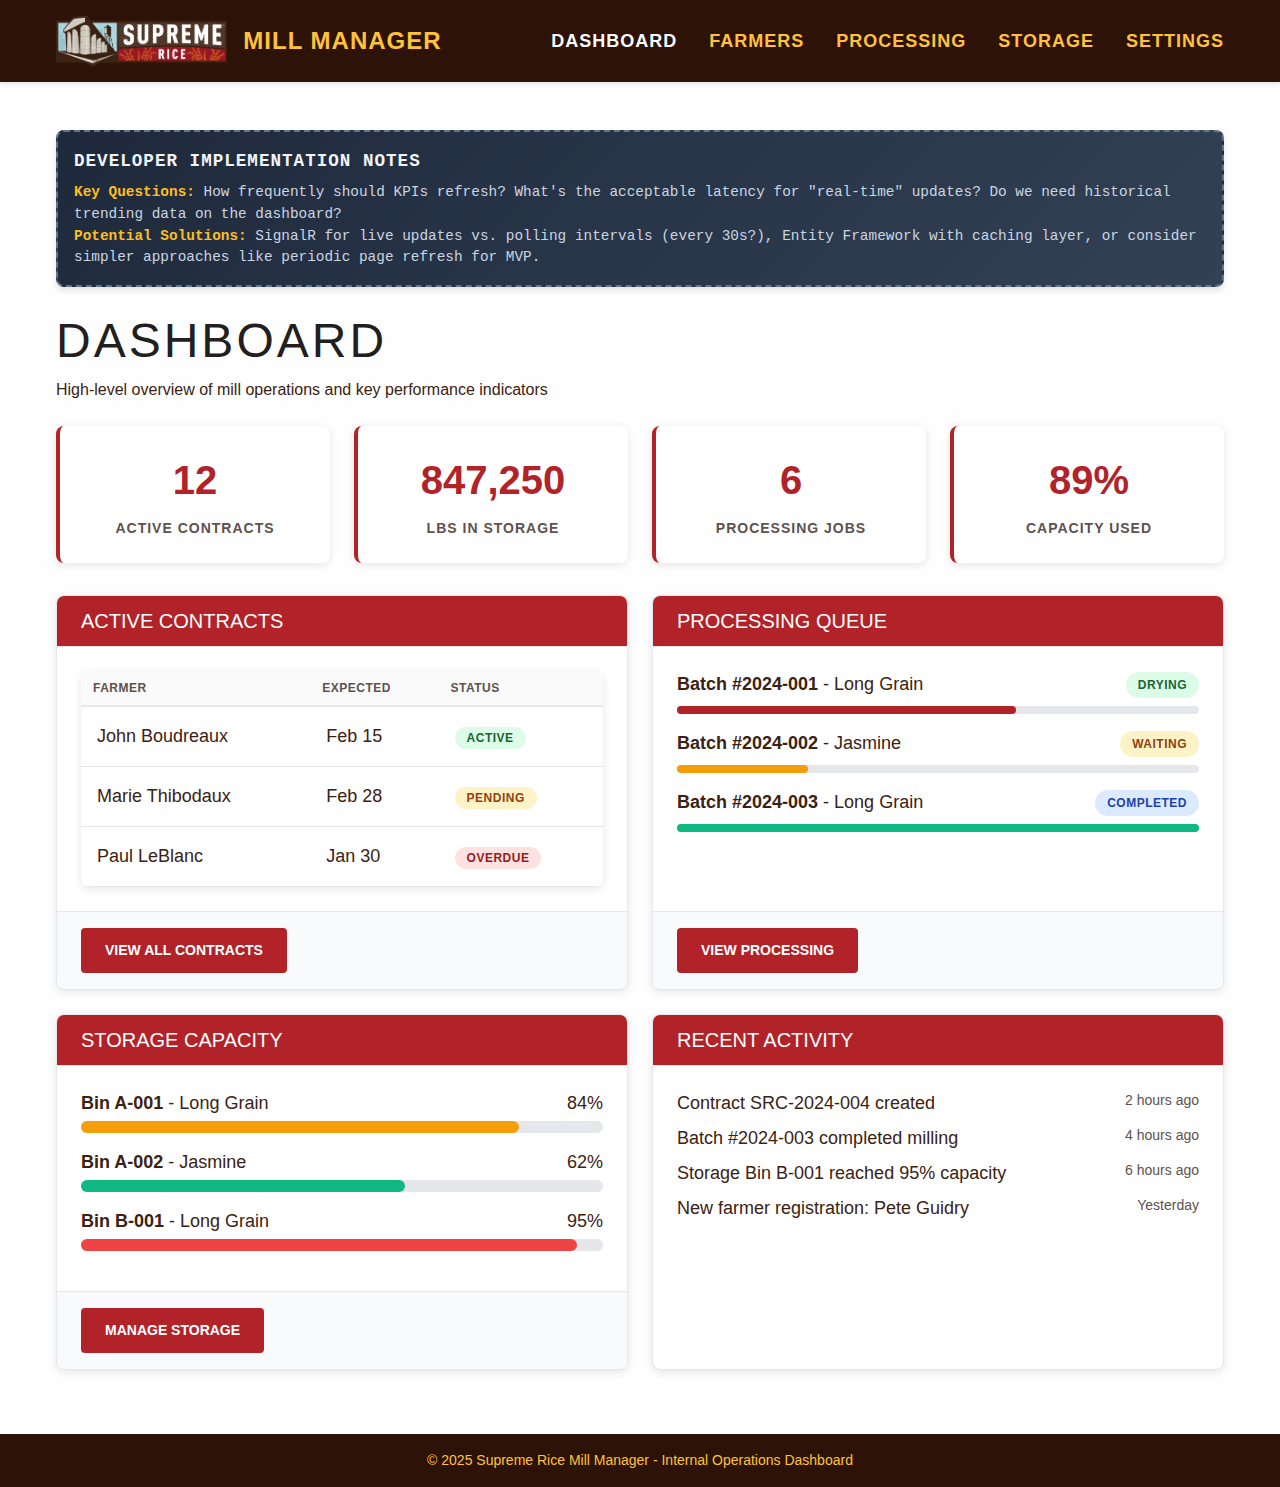
<file: mill-manager-demo/index.html>
<!DOCTYPE html>
<html lang="en">
<head>
    <meta charset="UTF-8">
    <meta name="viewport" content="width=device-width, initial-scale=1.0">
    <title>Supreme Rice Mill Manager - Dashboard</title>
    <link rel="stylesheet" href="assets/css/styles.css">
    <link rel="icon" href="assets/images/favicon.ico" type="image/x-icon">
</head>
<body>
    <!-- Header with Supreme Rice Branding -->
    <header class="header">
        <div class="container">
            <div class="header-content">
                <div class="logo">
                    <img src="assets/images/Logo.png" alt="Supreme Rice Logo">
                    <div class="logo-text">Mill Manager</div>
                </div>
                <nav>
                    <button class="mobile-menu-toggle" onclick="toggleMobileMenu()">☰</button>
                    <ul class="nav-links" id="navLinks">
                        <li><a href="index.html" class="active">Dashboard</a></li>
                        <li><a href="farmers.html">Farmers</a></li>
                        <li><a href="processing.html">Processing</a></li>
                        <li><a href="storage.html">Storage</a></li>
                        <li><a href="settings.html">Settings</a></li>
                    </ul>
                </nav>
            </div>
        </div>
    </header>

    <!-- Main Content -->
    <main class="main-content">
        <div class="container">
            <!-- DEV NOTES: Dashboard Implementation -->
            <div class="dev-notes">
                <div class="dev-notes-header">Developer Implementation Notes</div>
                <div class="dev-notes-content">
                    <strong>Key Questions:</strong> How frequently should KPIs refresh? What's the acceptable latency for "real-time" updates? 
                    Do we need historical trending data on the dashboard?
                    <br><strong>Potential Solutions:</strong> SignalR for live updates vs. polling intervals (every 30s?), 
                    Entity Framework with caching layer, or consider simpler approaches like periodic page refresh for MVP.
                </div>
            </div>

            <!-- Page Header -->
            <div class="mb-4">
                <h1>Dashboard</h1>
                <p>High-level overview of mill operations and key performance indicators</p>
                <!-- TODO: This section will eventually show real-time data from backend API -->
            </div>

            <!-- KPI Cards Section -->
            <div class="grid grid-cols-4 mb-5">
                <div class="kpi-card">
                    <div class="kpi-number">12</div>
                    <div class="kpi-label">Active Contracts</div>
                </div>
                <div class="kpi-card">
                    <div class="kpi-number">847,250</div>
                    <div class="kpi-label">Lbs in Storage</div>
                </div>
                <div class="kpi-card">
                    <div class="kpi-number">6</div>
                    <div class="kpi-label">Processing Jobs</div>
                </div>
                <div class="kpi-card">
                    <div class="kpi-number">89%</div>
                    <div class="kpi-label">Capacity Used</div>
                </div>
            </div>

            <!-- Main Dashboard Grid -->
            <div class="grid grid-cols-2 gap-4">
                <!-- Active Contracts Card -->
                <div class="card">
                    <div class="card-header">
                        <h3>Active Contracts</h3>
                    </div>
                    <div class="card-body">
                        <!-- TODO: This table will be populated from farmers API -->
                        <div class="table-container">
                            <table class="table">
                            <thead>
                                <tr class="compact-header">
                                    <th>Farmer</th>
                                    <th>Expected</th>
                                    <th>Status</th>
                                </tr>
                            </thead>
                            <tbody>
                                <tr>
                                    <td>John Boudreaux</td>
                                    <td>Feb 15</td>
                                    <td><span class="status-badge status-active">Active</span></td>
                                </tr>
                                <tr>
                                    <td>Marie Thibodaux</td>
                                    <td>Feb 28</td>
                                    <td><span class="status-badge status-pending">Pending</span></td>
                                </tr>
                                <tr>
                                    <td>Paul LeBlanc</td>
                                    <td>Jan 30</td>
                                    <td><span class="status-badge status-overdue">Overdue</span></td>
                                </tr>
                            </tbody>
                            </table>
                        </div>
                    </div>
                    <div class="card-footer">
                        <a href="farmers.html" class="btn btn-primary">View All Contracts</a>
                    </div>
                </div>

                <!-- Processing Queue Card -->
                <div class="card">
                    <div class="card-header">
                        <h3>Processing Queue</h3>
                    </div>
                    <div class="card-body">
                        <!-- TODO: This section will display active rice processing steps for batches -->
                        <div class="mb-3">
                            <div class="flex justify-between align-center mb-2">
                                <span><strong>Batch #2024-001</strong> - Long Grain</span>
                                <span class="status-badge status-active">Drying</span>
                            </div>
                            <div style="background: #e5e7eb; height: 8px; border-radius: 4px;">
                                <div style="background: var(--sr-primary-red); height: 100%; width: 65%; border-radius: 4px;"></div>
                            </div>
                        </div>
                        
                        <div class="mb-3">
                            <div class="flex justify-between align-center mb-2">
                                <span><strong>Batch #2024-002</strong> - Jasmine</span>
                                <span class="status-badge status-pending">Waiting</span>
                            </div>
                            <div style="background: #e5e7eb; height: 8px; border-radius: 4px;">
                                <div style="background: var(--sr-warning-orange); height: 100%; width: 25%; border-radius: 4px;"></div>
                            </div>
                        </div>
                        
                        <div class="mb-3">
                            <div class="flex justify-between align-center mb-2">
                                <span><strong>Batch #2024-003</strong> - Long Grain</span>
                                <span class="status-badge status-completed">Completed</span>
                            </div>
                            <div style="background: #e5e7eb; height: 8px; border-radius: 4px;">
                                <div style="background: var(--sr-success-green); height: 100%; width: 100%; border-radius: 4px;"></div>
                            </div>
                        </div>
                    </div>
                    <div class="card-footer">
                        <a href="processing.html" class="btn btn-primary">View Processing</a>
                    </div>
                </div>

                <!-- Storage Capacity Card -->
                <div class="card">
                    <div class="card-header">
                        <h3>Storage Capacity</h3>
                    </div>
                    <div class="card-body">
                        <!-- TODO: Integrate with RFID/IoT sensors for real-time weight monitoring -->
                        <div class="mb-3">
                            <div class="flex justify-between mb-1">
                                <span><strong>Bin A-001</strong> - Long Grain</span>
                                <span>84%</span>
                            </div>
                            <div style="background: #e5e7eb; height: 12px; border-radius: 6px;">
                                <div style="background: var(--sr-warning-orange); height: 100%; width: 84%; border-radius: 6px;"></div>
                            </div>
                        </div>
                        
                        <div class="mb-3">
                            <div class="flex justify-between mb-1">
                                <span><strong>Bin A-002</strong> - Jasmine</span>
                                <span>62%</span>
                            </div>
                            <div style="background: #e5e7eb; height: 12px; border-radius: 6px;">
                                <div style="background: var(--sr-success-green); height: 100%; width: 62%; border-radius: 6px;"></div>
                            </div>
                        </div>
                        
                        <div class="mb-3">
                            <div class="flex justify-between mb-1">
                                <span><strong>Bin B-001</strong> - Long Grain</span>
                                <span>95%</span>
                            </div>
                            <div style="background: #e5e7eb; height: 12px; border-radius: 6px;">
                                <div style="background: var(--sr-danger-red); height: 100%; width: 95%; border-radius: 6px;"></div>
                            </div>
                        </div>
                    </div>
                    <div class="card-footer">
                        <a href="storage.html" class="btn btn-primary">Manage Storage</a>
                    </div>
                </div>

                <!-- Recent Activity Card -->
                <div class="card">
                    <div class="card-header">
                        <h3>Recent Activity</h3>
                    </div>
                    <div class="card-body">
                        <!-- TODO: This will show system logs and recent operations -->
                        <div class="mb-2">
                            <div class="flex justify-between">
                                <span>Contract SRC-2024-004 created</span>
                                <span class="text-medium" style="color: var(--sr-text-medium); font-size: 0.875rem;">2 hours ago</span>
                            </div>
                        </div>
                        
                        <div class="mb-2">
                            <div class="flex justify-between">
                                <span>Batch #2024-003 completed milling</span>
                                <span class="text-medium" style="color: var(--sr-text-medium); font-size: 0.875rem;">4 hours ago</span>
                            </div>
                        </div>
                        
                        <div class="mb-2">
                            <div class="flex justify-between">
                                <span>Storage Bin B-001 reached 95% capacity</span>
                                <span class="text-medium" style="color: var(--sr-text-medium); font-size: 0.875rem;">6 hours ago</span>
                            </div>
                        </div>
                        
                        <div class="mb-2">
                            <div class="flex justify-between">
                                <span>New farmer registration: Pete Guidry</span>
                                <span class="text-medium" style="color: var(--sr-text-medium); font-size: 0.875rem;">Yesterday</span>
                            </div>
                        </div>
                    </div>
                </div>
            </div>
        </div>
    </main>

    <!-- Footer -->
    <footer class="footer">
        <div class="container">
            <p>&copy; 2025 Supreme Rice Mill Manager - Internal Operations Dashboard</p>
        </div>
    </footer>
    
    <script>
        function toggleMobileMenu() {
            const navLinks = document.getElementById('navLinks');
            navLinks.classList.toggle('active');
        }
        
        // Close mobile menu when clicking on a link
        document.addEventListener('DOMContentLoaded', function() {
            const navLinks = document.querySelectorAll('.nav-links a');
            navLinks.forEach(link => {
                link.addEventListener('click', function() {
                    document.getElementById('navLinks').classList.remove('active');
                });
            });
        });
    </script>
</body>
</html>
</file>
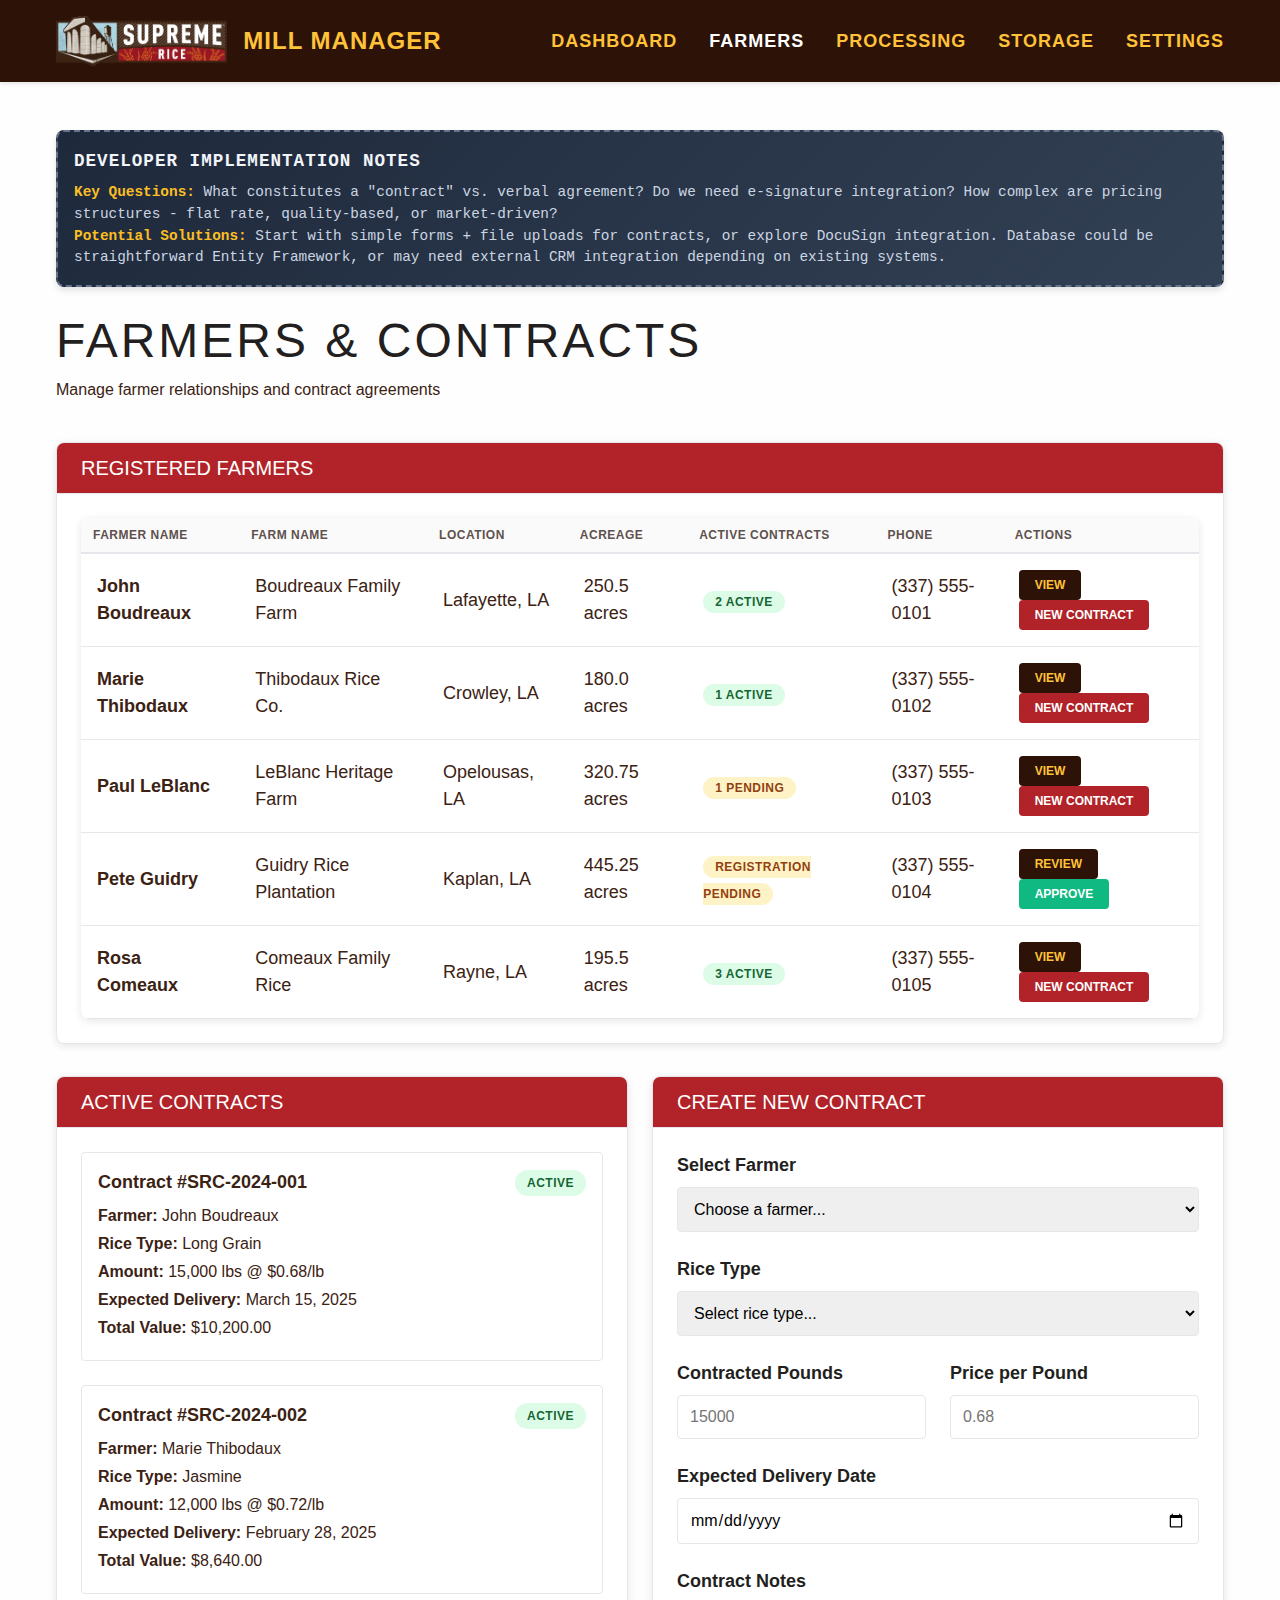
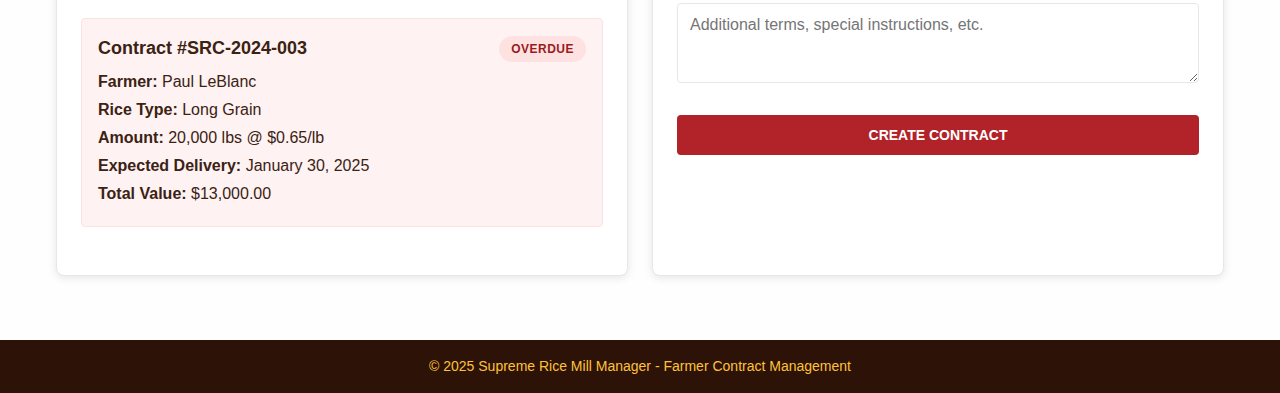
<file: mill-manager-demo/farmers.html>
<!DOCTYPE html>
<html lang="en">
<head>
    <meta charset="UTF-8">
    <meta name="viewport" content="width=device-width, initial-scale=1.0">
    <title>Supreme Rice Mill Manager - Farmers & Contracts</title>
    <link rel="stylesheet" href="assets/css/styles.css">
    <link rel="icon" href="assets/images/favicon.ico" type="image/x-icon">
</head>
<body>
    <!-- Header with Supreme Rice Branding -->
    <header class="header">
        <div class="container">
            <div class="header-content">
                <div class="logo">
                    <img src="assets/images/Logo.png" alt="Supreme Rice Logo">
                    <div class="logo-text">Mill Manager</div>
                </div>
                <nav>
                    <button class="mobile-menu-toggle" onclick="toggleMobileMenu()">☰</button>
                    <ul class="nav-links" id="navLinks">
                        <li><a href="index.html">Dashboard</a></li>
                        <li><a href="farmers.html" class="active">Farmers</a></li>
                        <li><a href="processing.html">Processing</a></li>
                        <li><a href="storage.html">Storage</a></li>
                        <li><a href="settings.html">Settings</a></li>
                    </ul>
                </nav>
            </div>
        </div>
    </header>

    <!-- Main Content -->
    <main class="main-content">
        <div class="container">
            <!-- DEV NOTES: Farmers & Contracts Implementation -->
            <div class="dev-notes">
                <div class="dev-notes-header">Developer Implementation Notes</div>
                <div class="dev-notes-content">
                    <strong>Key Questions:</strong> What constitutes a "contract" vs. verbal agreement? Do we need e-signature integration? 
                    How complex are pricing structures - flat rate, quality-based, or market-driven?
                    <br><strong>Potential Solutions:</strong> Start with simple forms + file uploads for contracts, or explore DocuSign integration. 
                    Database could be straightforward Entity Framework, or may need external CRM integration depending on existing systems.
                </div>
            </div>

            <!-- Page Header -->
            <div class="flex justify-between align-center mb-4">
                <div>
                    <h1>Farmers & Contracts</h1>
                    <p>Manage farmer relationships and contract agreements</p>
                </div>
            </div>

            <!-- Farmers Table Section -->
            <div class="card mb-5">
                <div class="card-header">
                    <h3>Registered Farmers</h3>
                </div>
                <div class="card-body">
                    <!-- TODO: Integrate with Farmers API for real farmer data -->
                    <div class="table-container">
                        <table class="table">
                        <thead>
                            <tr class="compact-header">
                                <th>Farmer Name</th>
                                <th>Farm Name</th>
                                <th>Location</th>
                                <th>Acreage</th>
                                <th>Active Contracts</th>
                                <th>Phone</th>
                                <th>Actions</th>
                            </tr>
                        </thead>
                        <tbody>
                            <tr>
                                <td><strong>John Boudreaux</strong></td>
                                <td>Boudreaux Family Farm</td>
                                <td>Lafayette, LA</td>
                                <td>250.5 acres</td>
                                <td><span class="status-badge status-active">2 Active</span></td>
                                <td>(337) 555-0101</td>
                                <td>
                                    <button class="btn" style="padding: 0.5rem 1rem; font-size: 0.75rem;">View</button>
                                    <button class="btn btn-primary" style="padding: 0.5rem 1rem; font-size: 0.75rem;">New Contract</button>
                                </td>
                            </tr>
                            <tr>
                                <td><strong>Marie Thibodaux</strong></td>
                                <td>Thibodaux Rice Co.</td>
                                <td>Crowley, LA</td>
                                <td>180.0 acres</td>
                                <td><span class="status-badge status-active">1 Active</span></td>
                                <td>(337) 555-0102</td>
                                <td>
                                    <button class="btn" style="padding: 0.5rem 1rem; font-size: 0.75rem;">View</button>
                                    <button class="btn btn-primary" style="padding: 0.5rem 1rem; font-size: 0.75rem;">New Contract</button>
                                </td>
                            </tr>
                            <tr>
                                <td><strong>Paul LeBlanc</strong></td>
                                <td>LeBlanc Heritage Farm</td>
                                <td>Opelousas, LA</td>
                                <td>320.75 acres</td>
                                <td><span class="status-badge status-pending">1 Pending</span></td>
                                <td>(337) 555-0103</td>
                                <td>
                                    <button class="btn" style="padding: 0.5rem 1rem; font-size: 0.75rem;">View</button>
                                    <button class="btn btn-primary" style="padding: 0.5rem 1rem; font-size: 0.75rem;">New Contract</button>
                                </td>
                            </tr>
                            <tr>
                                <td><strong>Pete Guidry</strong></td>
                                <td>Guidry Rice Plantation</td>
                                <td>Kaplan, LA</td>
                                <td>445.25 acres</td>
                                <td><span class="status-badge status-pending">Registration Pending</span></td>
                                <td>(337) 555-0104</td>
                                <td>
                                    <button class="btn" style="padding: 0.5rem 1rem; font-size: 0.75rem;">Review</button>
                                    <button class="btn btn-success" style="padding: 0.5rem 1rem; font-size: 0.75rem;">Approve</button>
                                </td>
                            </tr>
                            <tr>
                                <td><strong>Rosa Comeaux</strong></td>
                                <td>Comeaux Family Rice</td>
                                <td>Rayne, LA</td>
                                <td>195.5 acres</td>
                                <td><span class="status-badge status-active">3 Active</span></td>
                                <td>(337) 555-0105</td>
                                <td>
                                    <button class="btn" style="padding: 0.5rem 1rem; font-size: 0.75rem;">View</button>
                                    <button class="btn btn-primary" style="padding: 0.5rem 1rem; font-size: 0.75rem;">New Contract</button>
                                </td>
                            </tr>
                        </tbody>
                        </table>
                    </div>
                </div>
            </div>

            <!-- Contracts Section -->
            <div class="grid grid-cols-2 gap-4">
                <!-- Active Contracts -->
                <div class="card">
                    <div class="card-header">
                        <h3>Active Contracts</h3>
                    </div>
                    <div class="card-body">
                        <!-- TODO: Call API to fetch contract data -->
                        <div class="mb-4 p-3" style="border: 1px solid var(--sr-border-light); border-radius: 4px;">
                            <div class="flex justify-between align-center mb-2">
                                <strong>Contract #SRC-2024-001</strong>
                                <span class="status-badge status-active">Active</span>
                            </div>
                            <p class="mb-1"><strong>Farmer:</strong> John Boudreaux</p>
                            <p class="mb-1"><strong>Rice Type:</strong> Long Grain</p>
                            <p class="mb-1"><strong>Amount:</strong> 15,000 lbs @ $0.68/lb</p>
                            <p class="mb-1"><strong>Expected Delivery:</strong> March 15, 2025</p>
                            <p class="mb-1"><strong>Total Value:</strong> $10,200.00</p>
                        </div>

                        <div class="mb-4 p-3" style="border: 1px solid var(--sr-border-light); border-radius: 4px;">
                            <div class="flex justify-between align-center mb-2">
                                <strong>Contract #SRC-2024-002</strong>
                                <span class="status-badge status-active">Active</span>
                            </div>
                            <p class="mb-1"><strong>Farmer:</strong> Marie Thibodaux</p>
                            <p class="mb-1"><strong>Rice Type:</strong> Jasmine</p>
                            <p class="mb-1"><strong>Amount:</strong> 12,000 lbs @ $0.72/lb</p>
                            <p class="mb-1"><strong>Expected Delivery:</strong> February 28, 2025</p>
                            <p class="mb-1"><strong>Total Value:</strong> $8,640.00</p>
                        </div>

                        <div class="mb-4 p-3" style="border: 1px solid #fee2e2; border-radius: 4px; background: #fef2f2;">
                            <div class="flex justify-between align-center mb-2">
                                <strong>Contract #SRC-2024-003</strong>
                                <span class="status-badge status-overdue">Overdue</span>
                            </div>
                            <p class="mb-1"><strong>Farmer:</strong> Paul LeBlanc</p>
                            <p class="mb-1"><strong>Rice Type:</strong> Long Grain</p>
                            <p class="mb-1"><strong>Amount:</strong> 20,000 lbs @ $0.65/lb</p>
                            <p class="mb-1"><strong>Expected Delivery:</strong> January 30, 2025</p>
                            <p class="mb-1"><strong>Total Value:</strong> $13,000.00</p>
                        </div>
                    </div>
                </div>

                <!-- New Contract Form -->
                <div class="card">
                    <div class="card-header">
                        <h3>Create New Contract</h3>
                    </div>
                    <div class="card-body">
                        <!-- TODO: This form will eventually submit to contracts API -->
                        <form>
                            <div class="form-group">
                                <label class="form-label" for="farmer">Select Farmer</label>
                                <select id="farmer" class="form-input">
                                    <option value="">Choose a farmer...</option>
                                    <option value="1">John Boudreaux - Boudreaux Family Farm</option>
                                    <option value="2">Marie Thibodaux - Thibodaux Rice Co.</option>
                                    <option value="3">Paul LeBlanc - LeBlanc Heritage Farm</option>
                                    <option value="5">Rosa Comeaux - Comeaux Family Rice</option>
                                </select>
                            </div>

                            <div class="form-group">
                                <label class="form-label" for="rice-type">Rice Type</label>
                                <select id="rice-type" class="form-input">
                                    <option value="">Select rice type...</option>
                                    <option value="long-grain">Long Grain</option>
                                    <option value="jasmine">Jasmine</option>
                                    <option value="basmati">Basmati</option>
                                    <option value="brown">Brown Rice</option>
                                </select>
                            </div>

                            <div class="grid grid-cols-2">
                                <div class="form-group">
                                    <label class="form-label" for="pounds">Contracted Pounds</label>
                                    <input type="number" id="pounds" class="form-input" placeholder="15000">
                                </div>

                                <div class="form-group">
                                    <label class="form-label" for="price">Price per Pound</label>
                                    <input type="number" id="price" step="0.01" class="form-input" placeholder="0.68">
                                </div>
                            </div>

                            <div class="form-group">
                                <label class="form-label" for="delivery-date">Expected Delivery Date</label>
                                <input type="date" id="delivery-date" class="form-input">
                            </div>

                            <div class="form-group">
                                <label class="form-label" for="notes">Contract Notes</label>
                                <textarea id="notes" class="form-input" rows="3" placeholder="Additional terms, special instructions, etc."></textarea>
                            </div>

                            <div class="form-group">
                                <button type="submit" class="btn btn-primary" style="width: 100%;">Create Contract</button>
                            </div>
                        </form>
                    </div>
                </div>
            </div>
        </div>
    </main>

    <!-- Footer -->
    <footer class="footer">
        <div class="container">
            <p>&copy; 2025 Supreme Rice Mill Manager - Farmer Contract Management</p>
        </div>
    </footer>
    
    <script>
        function toggleMobileMenu() {
            const navLinks = document.getElementById('navLinks');
            navLinks.classList.toggle('active');
        }
        
        // Close mobile menu when clicking on a link
        document.addEventListener('DOMContentLoaded', function() {
            const navLinks = document.querySelectorAll('.nav-links a');
            navLinks.forEach(link => {
                link.addEventListener('click', function() {
                    document.getElementById('navLinks').classList.remove('active');
                });
            });
        });
    </script>
</body>
</html>
</file>
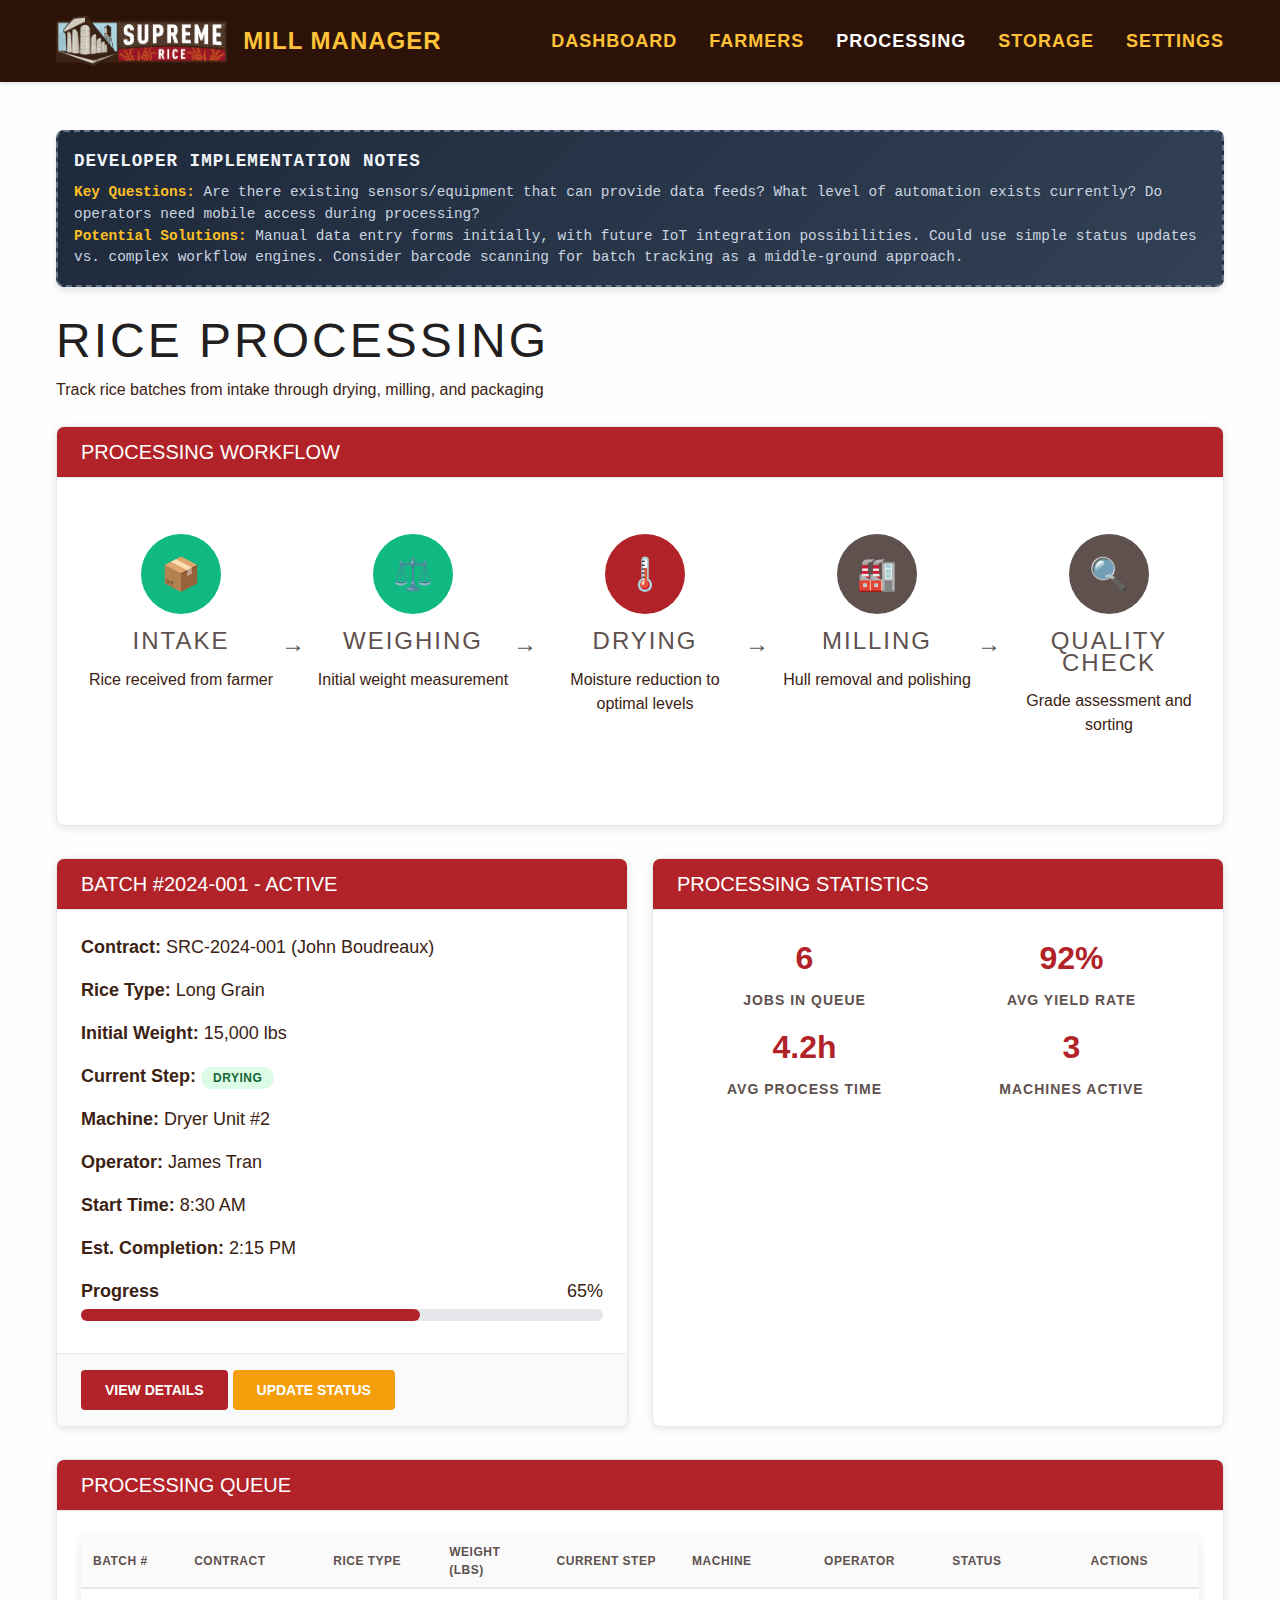
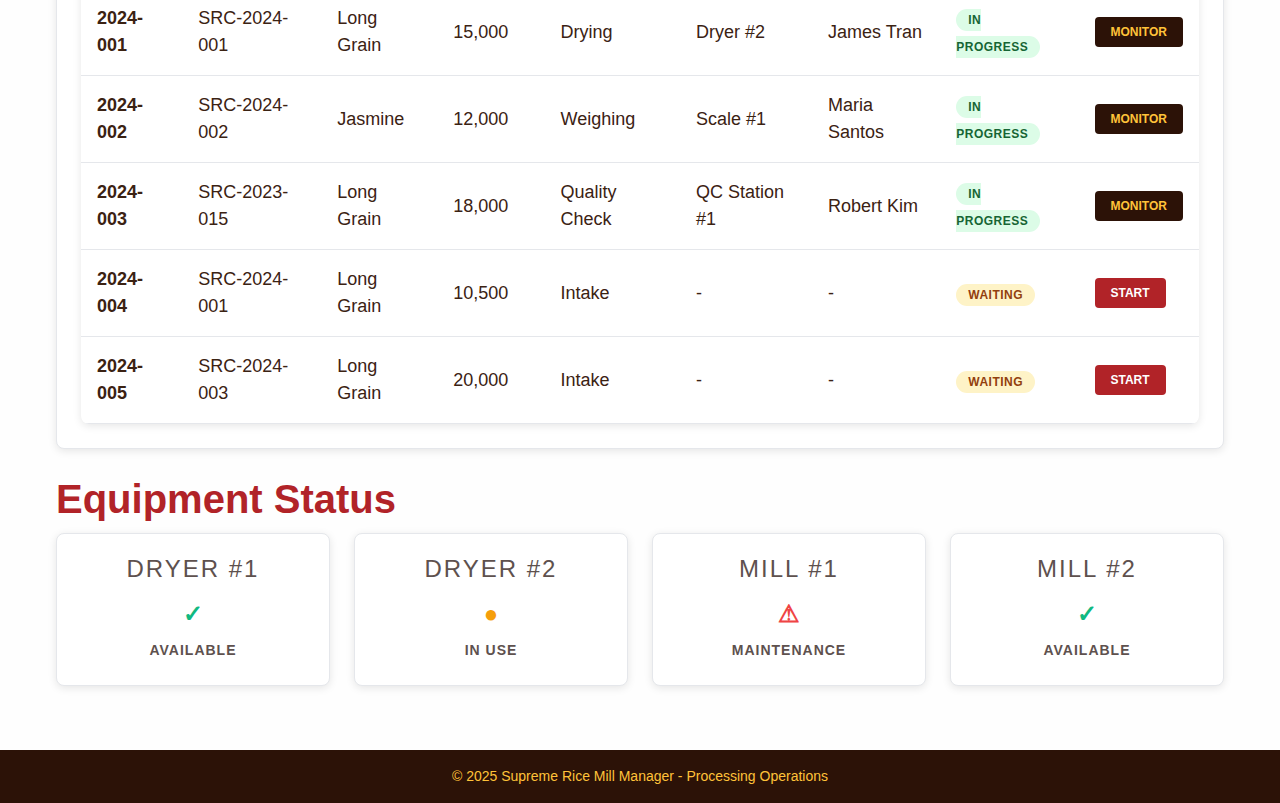
<file: mill-manager-demo/processing.html>
<!DOCTYPE html>
<html lang="en">
<head>
    <meta charset="UTF-8">
    <meta name="viewport" content="width=device-width, initial-scale=1.0">
    <title>Supreme Rice Mill Manager - Processing</title>
    <link rel="stylesheet" href="assets/css/styles.css">
    <link rel="icon" href="assets/images/favicon.ico" type="image/x-icon">
</head>
<body>
    <!-- Header with Supreme Rice Branding -->
    <header class="header">
        <div class="container">
            <div class="header-content">
                <div class="logo">
                    <img src="assets/images/Logo.png" alt="Supreme Rice Logo">
                    <div class="logo-text">Mill Manager</div>
                </div>
                <nav>
                    <button class="mobile-menu-toggle" onclick="toggleMobileMenu()">☰</button>
                    <ul class="nav-links" id="navLinks">
                        <li><a href="index.html">Dashboard</a></li>
                        <li><a href="farmers.html">Farmers</a></li>
                        <li><a href="processing.html" class="active">Processing</a></li>
                        <li><a href="storage.html">Storage</a></li>
                        <li><a href="settings.html">Settings</a></li>
                    </ul>
                </nav>
            </div>
        </div>
    </header>

    <!-- Main Content -->
    <main class="main-content">
        <div class="container">
            <!-- DEV NOTES: Processing Implementation -->
            <div class="dev-notes">
                <div class="dev-notes-header">Developer Implementation Notes</div>
                <div class="dev-notes-content">
                    <strong>Key Questions:</strong> Are there existing sensors/equipment that can provide data feeds? 
                    What level of automation exists currently? Do operators need mobile access during processing?
                    <br><strong>Potential Solutions:</strong> Manual data entry forms initially, with future IoT integration possibilities. 
                    Could use simple status updates vs. complex workflow engines. Consider barcode scanning for batch tracking as a middle-ground approach.
                </div>
            </div>

            <!-- Page Header -->
            <div class="mb-4">
                <h1>Rice Processing</h1>
                <p>Track rice batches from intake through drying, milling, and packaging</p>
                <!-- TODO: Track timestamps, machine status, and logs -->
            </div>

            <!-- Processing Timeline/Workflow -->
            <div class="card mb-5">
                <div class="card-header">
                    <h3>Processing Workflow</h3>
                </div>
                <div class="card-body">
                    <!-- TODO: This section will display active rice processing steps for a given batch -->
                    <div class="processing-timeline">
                        <div class="timeline-step completed">
                            <div class="timeline-icon">📦</div>
                            <h4>Intake</h4>
                            <p>Rice received from farmer</p>
                        </div>
                        
                        <div class="timeline-step completed">
                            <div class="timeline-icon">⚖️</div>
                            <h4>Weighing</h4>
                            <p>Initial weight measurement</p>
                        </div>
                        
                        <div class="timeline-step active">
                            <div class="timeline-icon">🌡️</div>
                            <h4>Drying</h4>
                            <p>Moisture reduction to optimal levels</p>
                        </div>
                        
                        <div class="timeline-step">
                            <div class="timeline-icon">🏭</div>
                            <h4>Milling</h4>
                            <p>Hull removal and polishing</p>
                        </div>
                        
                        <div class="timeline-step">
                            <div class="timeline-icon">🔍</div>
                            <h4>Quality Check</h4>
                            <p>Grade assessment and sorting</p>
                        </div>
                        
                        <div class="timeline-step">
                            <div class="timeline-icon">📋</div>
                            <h4>Packaging</h4>
                            <p>Final packaging for distribution</p>
                        </div>
                    </div>
                </div>
            </div>

            <!-- Active Processing Jobs -->
            <div class="grid grid-cols-2 gap-4 mb-5">
                <!-- Current Batch Details -->
                <div class="card">
                    <div class="card-header">
                        <h3>Batch #2024-001 - Active</h3>
                    </div>
                    <div class="card-body">
                        <div class="mb-3">
                            <strong>Contract:</strong> SRC-2024-001 (John Boudreaux)
                        </div>
                        <div class="mb-3">
                            <strong>Rice Type:</strong> Long Grain
                        </div>
                        <div class="mb-3">
                            <strong>Initial Weight:</strong> 15,000 lbs
                        </div>
                        <div class="mb-3">
                            <strong>Current Step:</strong> <span class="status-badge status-active">Drying</span>
                        </div>
                        <div class="mb-3">
                            <strong>Machine:</strong> Dryer Unit #2
                        </div>
                        <div class="mb-3">
                            <strong>Operator:</strong> James Tran
                        </div>
                        <div class="mb-3">
                            <strong>Start Time:</strong> 8:30 AM
                        </div>
                        <div class="mb-3">
                            <strong>Est. Completion:</strong> 2:15 PM
                        </div>
                        
                        <!-- Progress Bar -->
                        <div class="mb-2">
                            <div class="flex justify-between mb-1">
                                <span><strong>Progress</strong></span>
                                <span>65%</span>
                            </div>
                            <div style="background: #e5e7eb; height: 12px; border-radius: 6px;">
                                <div style="background: var(--sr-primary-red); height: 100%; width: 65%; border-radius: 6px;"></div>
                            </div>
                        </div>
                    </div>
                    <div class="card-footer">
                        <button class="btn btn-primary">View Details</button>
                        <button class="btn btn-warning">Update Status</button>
                    </div>
                </div>

                <!-- Processing Statistics -->
                <div class="card">
                    <div class="card-header">
                        <h3>Processing Statistics</h3>
                    </div>
                    <div class="card-body">
                        <div class="grid grid-cols-2 gap-3">
                            <div class="text-center">
                                <div class="kpi-number" style="font-size: 2rem;">6</div>
                                <div class="kpi-label">Jobs In Queue</div>
                            </div>
                            <div class="text-center">
                                <div class="kpi-number" style="font-size: 2rem;">92%</div>
                                <div class="kpi-label">Avg Yield Rate</div>
                            </div>
                            <div class="text-center">
                                <div class="kpi-number" style="font-size: 2rem;">4.2h</div>
                                <div class="kpi-label">Avg Process Time</div>
                            </div>
                            <div class="text-center">
                                <div class="kpi-number" style="font-size: 2rem;">3</div>
                                <div class="kpi-label">Machines Active</div>
                            </div>
                        </div>
                    </div>
                </div>
            </div>

            <!-- Processing Queue Table -->
            <div class="card">
                <div class="card-header">
                    <h3>Processing Queue</h3>
                </div>
                <div class="card-body">
                    <!-- TODO: Integrate with mill machinery status and real-time monitoring -->
                    <div class="table-container">
                        <table class="table">
                        <thead>
                            <tr class="compact-header">
                                <th>Batch #</th>
                                <th>Contract</th>
                                <th>Rice Type</th>
                                <th>Weight (lbs)</th>
                                <th>Current Step</th>
                                <th>Machine</th>
                                <th>Operator</th>
                                <th>Status</th>
                                <th>Actions</th>
                            </tr>
                        </thead>
                        <tbody>
                            <tr>
                                <td><strong>2024-001</strong></td>
                                <td>SRC-2024-001</td>
                                <td>Long Grain</td>
                                <td>15,000</td>
                                <td>Drying</td>
                                <td>Dryer #2</td>
                                <td>James Tran</td>
                                <td><span class="status-badge status-active">In Progress</span></td>
                                <td><button class="btn" style="padding: 0.5rem 1rem; font-size: 0.75rem;">Monitor</button></td>
                            </tr>
                            <tr>
                                <td><strong>2024-002</strong></td>
                                <td>SRC-2024-002</td>
                                <td>Jasmine</td>
                                <td>12,000</td>
                                <td>Weighing</td>
                                <td>Scale #1</td>
                                <td>Maria Santos</td>
                                <td><span class="status-badge status-active">In Progress</span></td>
                                <td><button class="btn" style="padding: 0.5rem 1rem; font-size: 0.75rem;">Monitor</button></td>
                            </tr>
                            <tr>
                                <td><strong>2024-003</strong></td>
                                <td>SRC-2023-015</td>
                                <td>Long Grain</td>
                                <td>18,000</td>
                                <td>Quality Check</td>
                                <td>QC Station #1</td>
                                <td>Robert Kim</td>
                                <td><span class="status-badge status-active">In Progress</span></td>
                                <td><button class="btn" style="padding: 0.5rem 1rem; font-size: 0.75rem;">Monitor</button></td>
                            </tr>
                            <tr>
                                <td><strong>2024-004</strong></td>
                                <td>SRC-2024-001</td>
                                <td>Long Grain</td>
                                <td>10,500</td>
                                <td>Intake</td>
                                <td>-</td>
                                <td>-</td>
                                <td><span class="status-badge status-pending">Waiting</span></td>
                                <td><button class="btn btn-primary" style="padding: 0.5rem 1rem; font-size: 0.75rem;">Start</button></td>
                            </tr>
                            <tr>
                                <td><strong>2024-005</strong></td>
                                <td>SRC-2024-003</td>
                                <td>Long Grain</td>
                                <td>20,000</td>
                                <td>Intake</td>
                                <td>-</td>
                                <td>-</td>
                                <td><span class="status-badge status-pending">Waiting</span></td>
                                <td><button class="btn btn-primary" style="padding: 0.5rem 1rem; font-size: 0.75rem;">Start</button></td>
                            </tr>
                        </tbody>
                        </table>
                    </div>
                </div>
            </div>

            <!-- Machine Status -->
            <div class="mt-5">
                <h2>Equipment Status</h2>
                <div class="grid grid-cols-4 mt-3">
                    <div class="card">
                        <div class="card-body text-center">
                            <h4>Dryer #1</h4>
                            <div class="kpi-number" style="font-size: 1.5rem; color: var(--sr-success-green);">✓</div>
                            <div class="kpi-label">Available</div>
                        </div>
                    </div>
                    
                    <div class="card">
                        <div class="card-body text-center">
                            <h4>Dryer #2</h4>
                            <div class="kpi-number" style="font-size: 1.5rem; color: var(--sr-warning-orange);">●</div>
                            <div class="kpi-label">In Use</div>
                        </div>
                    </div>
                    
                    <div class="card">
                        <div class="card-body text-center">
                            <h4>Mill #1</h4>
                            <div class="kpi-number" style="font-size: 1.5rem; color: var(--sr-danger-red);">⚠</div>
                            <div class="kpi-label">Maintenance</div>
                        </div>
                    </div>
                    
                    <div class="card">
                        <div class="card-body text-center">
                            <h4>Mill #2</h4>
                            <div class="kpi-number" style="font-size: 1.5rem; color: var(--sr-success-green);">✓</div>
                            <div class="kpi-label">Available</div>
                        </div>
                    </div>
                </div>
            </div>
        </div>
    </main>

    <!-- Footer -->
    <footer class="footer">
        <div class="container">
            <p>&copy; 2025 Supreme Rice Mill Manager - Processing Operations</p>
        </div>
    </footer>
    
    <script>
        function toggleMobileMenu() {
            const navLinks = document.getElementById('navLinks');
            navLinks.classList.toggle('active');
        }
        
        // Close mobile menu when clicking on a link
        document.addEventListener('DOMContentLoaded', function() {
            const navLinks = document.querySelectorAll('.nav-links a');
            navLinks.forEach(link => {
                link.addEventListener('click', function() {
                    document.getElementById('navLinks').classList.remove('active');
                });
            });
        });
    </script>
</body>
</html>
</file>
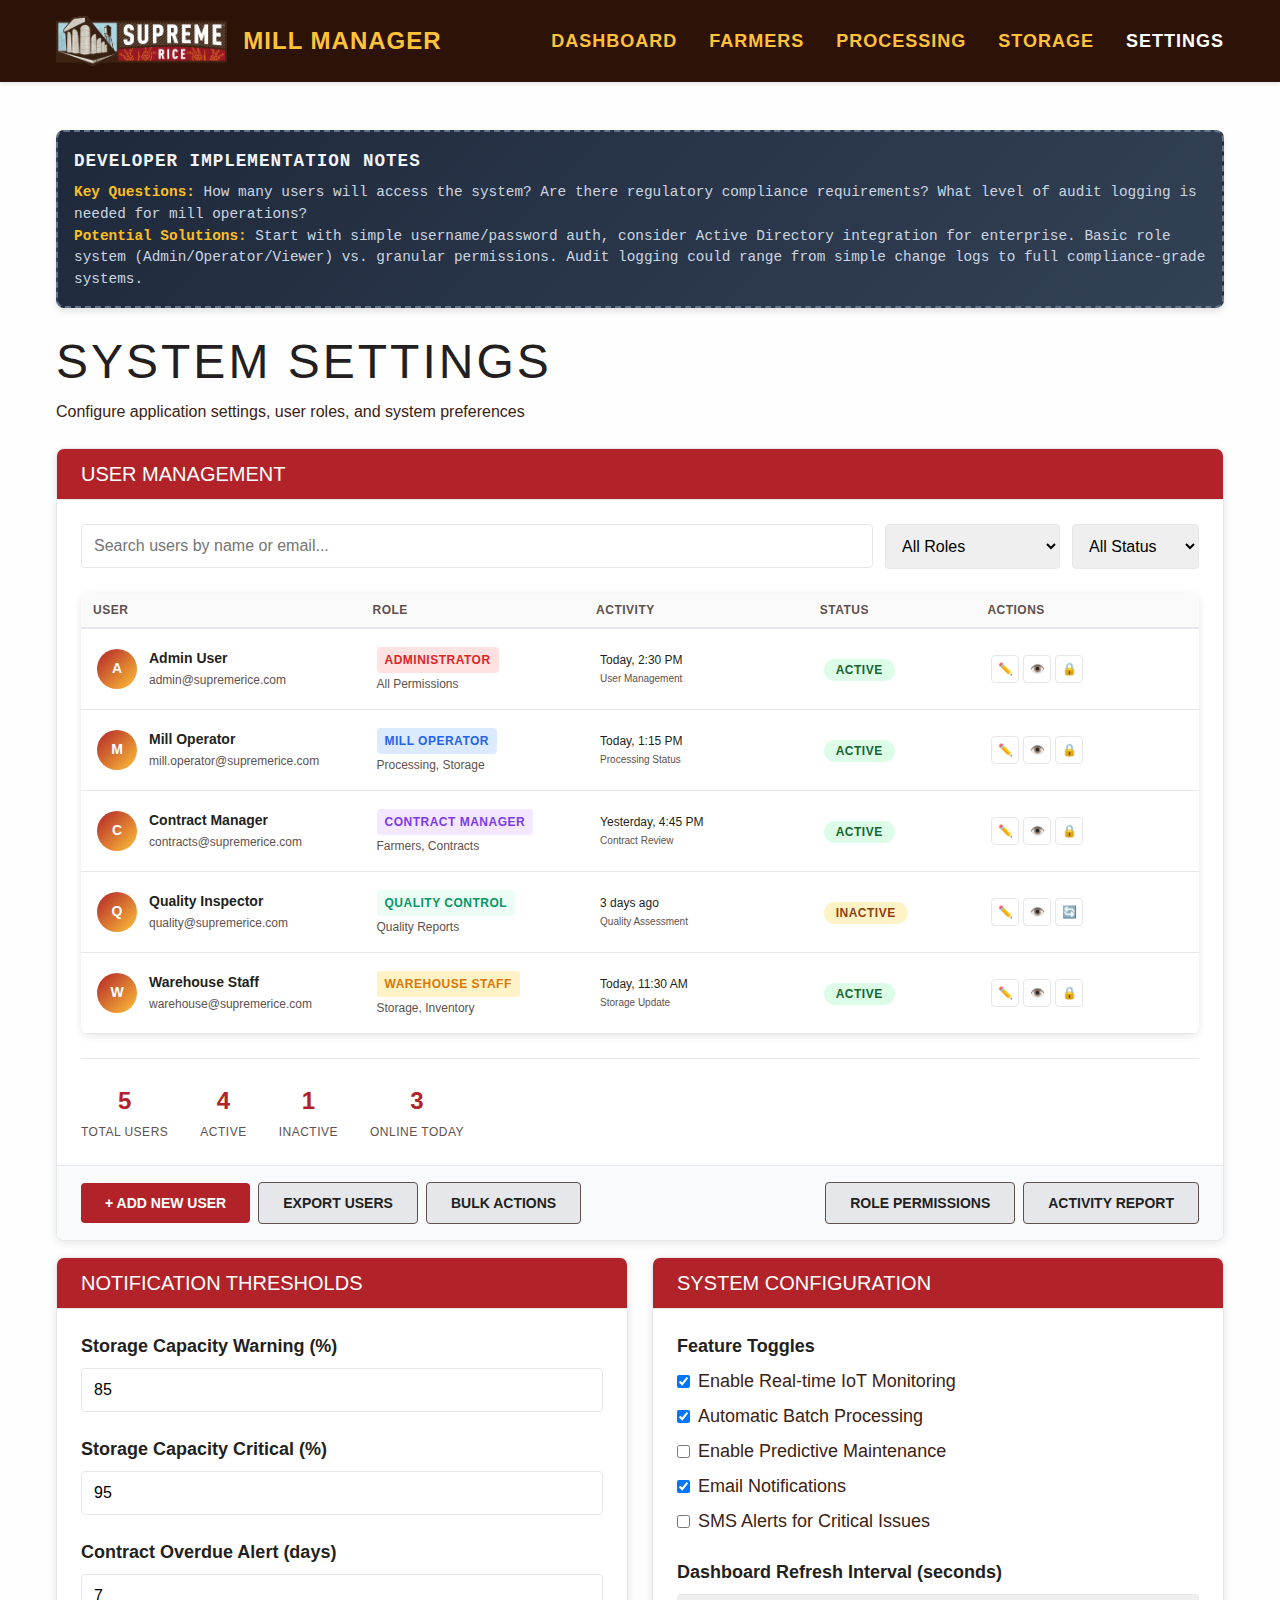
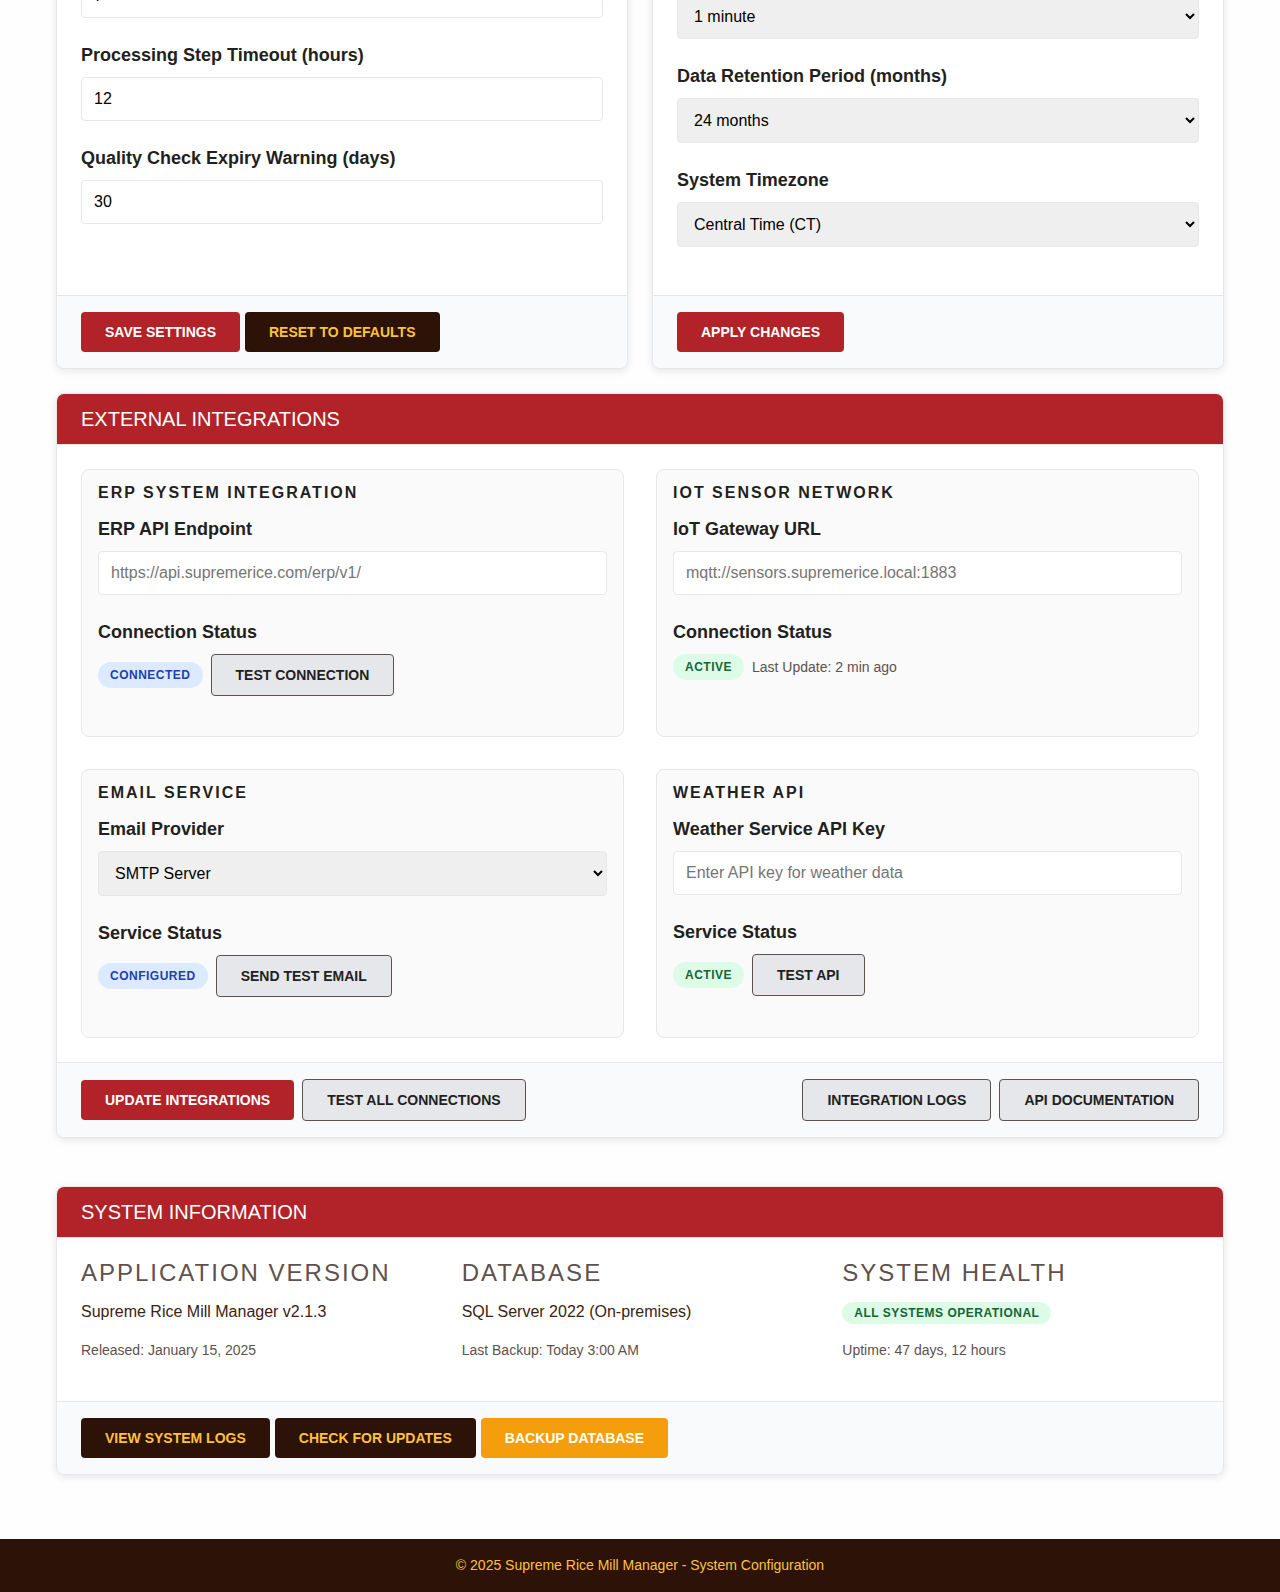
<file: mill-manager-demo/settings.html>
<!DOCTYPE html>
<html lang="en">

<head>
    <meta charset="UTF-8">
    <meta name="viewport" content="width=device-width, initial-scale=1.0">
    <title>Supreme Rice Mill Manager - Settings</title>
    <link rel="stylesheet" href="assets/css/styles.css">
    <link rel="icon" href="assets/images/favicon.ico" type="image/x-icon">
</head>

<body>
    <!-- Header with Supreme Rice Branding -->
    <header class="header">
        <div class="container">
            <div class="header-content">
                <div class="logo">
                    <img src="assets/images/Logo.png" alt="Supreme Rice Logo">
                    <div class="logo-text">Mill Manager</div>
                </div>
                <nav>
                    <button class="mobile-menu-toggle" onclick="toggleMobileMenu()">☰</button>
                    <ul class="nav-links" id="navLinks">
                        <li><a href="index.html">Dashboard</a></li>
                        <li><a href="farmers.html">Farmers</a></li>
                        <li><a href="processing.html">Processing</a></li>
                        <li><a href="storage.html">Storage</a></li>
                        <li><a href="settings.html" class="active">Settings</a></li>
                    </ul>
                </nav>
            </div>
        </div>
    </header>

    <!-- Main Content -->
    <main class="main-content">
        <div class="container">
            <!-- DEV NOTES: Settings Implementation -->
            <div class="dev-notes">
                <div class="dev-notes-header">Developer Implementation Notes</div>
                <div class="dev-notes-content">
                    <strong>Key Questions:</strong> How many users will access the system? Are there regulatory compliance requirements? 
                    What level of audit logging is needed for mill operations?
                    <br><strong>Potential Solutions:</strong> Start with simple username/password auth, consider Active Directory integration for enterprise. 
                    Basic role system (Admin/Operator/Viewer) vs. granular permissions. Audit logging could range from simple change logs to full compliance-grade systems.
                </div>
            </div>

            <!-- Page Header -->
            <div class="mb-4">
                <h1>System Settings</h1>
                <p>Configure application settings, user roles, and system preferences</p>
                <!-- TODO: Implement user authentication and role-based access control -->
            </div>

            <!-- Settings Sections -->
            <div class="grid grid-cols-2 gap-4">
                <!-- User Management - Full Width -->
                <div class="card user-management-panel">
                    <div class="card-header">
                        <h3>User Management</h3>
                    </div>
                    <div class="card-body">
                        <!-- User Search and Filter -->
                        <div class="flex items-center gap-3 mb-4">
                            <div class="form-group" style="margin: 0; flex: 1;">
                                <input type="text" class="form-input" placeholder="Search users by name or email..."
                                    style="margin: 0;">
                            </div>
                            <select class="form-input" style="margin: 0; width: auto;">
                                <option>All Roles</option>
                                <option>Administrator</option>
                                <option>Mill Operator</option>
                                <option>Contract Manager</option>
                                <option>Quality Control</option>
                                <option>Warehouse Staff</option>
                            </select>
                            <select class="form-input" style="margin: 0; width: auto;">
                                <option>All Status</option>
                                <option>Active</option>
                                <option>Inactive</option>
                                <option>Suspended</option>
                            </select>
                        </div>

                        <!-- TODO: Integrate with authentication system (JWT, Azure AD, etc.) -->
                        <div class="table-container">
                            <table class="table">
                                <thead>
                                    <tr class="compact-header">
                                        <th class="user-col">User</th>
                                        <th class="role-col">Role</th>
                                        <th class="activity-col">Activity</th>
                                        <th class="status-col">Status</th>
                                        <th class="actions-col">Actions</th>
                                    </tr>
                                </thead>
                                <tbody>
                                    <tr>
                                        <td>
                                            <div class="user-info">
                                                <div class="user-avatar">A</div>
                                                <div>
                                                    <div class="user-name">Admin User</div>
                                                    <div class="user-email">admin@supremerice.com</div>
                                                </div>
                                            </div>
                                        </td>
                                        <td>
                                            <span class="role-badge role-admin">Administrator</span>
                                            <div class="permissions-preview">All Permissions</div>
                                        </td>
                                        <td>
                                            <div class="activity-info">
                                                <div>Today, 2:30 PM</div>
                                                <div class="text-muted">User Management</div>
                                            </div>
                                        </td>
                                        <td><span class="status-badge status-active">Active</span></td>
                                        <td>
                                            <div class="action-buttons">
                                                <button class="btn-icon" title="Edit User">✏️</button>
                                                <button class="btn-icon" title="View Activity">👁️</button>
                                                <button class="btn-icon" title="Manage Permissions">🔒</button>
                                            </div>
                                        </td>
                                    </tr>
                                    <tr>
                                        <td>
                                            <div class="user-info">
                                                <div class="user-avatar">M</div>
                                                <div>
                                                    <div class="user-name">Mill Operator</div>
                                                    <div class="user-email">mill.operator@supremerice.com</div>
                                                </div>
                                            </div>
                                        </td>
                                        <td>
                                            <span class="role-badge role-operator">Mill Operator</span>
                                            <div class="permissions-preview">Processing, Storage</div>
                                        </td>
                                        <td>
                                            <div class="activity-info">
                                                <div>Today, 1:15 PM</div>
                                                <div class="text-muted">Processing Status</div>
                                            </div>
                                        </td>
                                        <td><span class="status-badge status-active">Active</span></td>
                                        <td>
                                            <div class="action-buttons">
                                                <button class="btn-icon" title="Edit User">✏️</button>
                                                <button class="btn-icon" title="View Activity">👁️</button>
                                                <button class="btn-icon" title="Manage Permissions">🔒</button>
                                            </div>
                                        </td>
                                    </tr>
                                    <tr>
                                        <td>
                                            <div class="user-info">
                                                <div class="user-avatar">C</div>
                                                <div>
                                                    <div class="user-name">Contract Manager</div>
                                                    <div class="user-email">contracts@supremerice.com</div>
                                                </div>
                                            </div>
                                        </td>
                                        <td>
                                            <span class="role-badge role-manager">Contract Manager</span>
                                            <div class="permissions-preview">Farmers, Contracts</div>
                                        </td>
                                        <td>
                                            <div class="activity-info">
                                                <div>Yesterday, 4:45 PM</div>
                                                <div class="text-muted">Contract Review</div>
                                            </div>
                                        </td>
                                        <td><span class="status-badge status-active">Active</span></td>
                                        <td>
                                            <div class="action-buttons">
                                                <button class="btn-icon" title="Edit User">✏️</button>
                                                <button class="btn-icon" title="View Activity">👁️</button>
                                                <button class="btn-icon" title="Manage Permissions">🔒</button>
                                            </div>
                                        </td>
                                    </tr>
                                    <tr>
                                        <td>
                                            <div class="user-info">
                                                <div class="user-avatar">Q</div>
                                                <div>
                                                    <div class="user-name">Quality Inspector</div>
                                                    <div class="user-email">quality@supremerice.com</div>
                                                </div>
                                            </div>
                                        </td>
                                        <td>
                                            <span class="role-badge role-quality">Quality Control</span>
                                            <div class="permissions-preview">Quality Reports</div>
                                        </td>
                                        <td>
                                            <div class="activity-info">
                                                <div>3 days ago</div>
                                                <div class="text-muted">Quality Assessment</div>
                                            </div>
                                        </td>
                                        <td><span class="status-badge status-pending">Inactive</span></td>
                                        <td>
                                            <div class="action-buttons">
                                                <button class="btn-icon" title="Edit User">✏️</button>
                                                <button class="btn-icon" title="View Activity">👁️</button>
                                                <button class="btn-icon" title="Activate User">🔄</button>
                                            </div>
                                        </td>
                                    </tr>
                                    <tr>
                                        <td>
                                            <div class="user-info">
                                                <div class="user-avatar">W</div>
                                                <div>
                                                    <div class="user-name">Warehouse Staff</div>
                                                    <div class="user-email">warehouse@supremerice.com</div>
                                                </div>
                                            </div>
                                        </td>
                                        <td>
                                            <span class="role-badge role-staff">Warehouse Staff</span>
                                            <div class="permissions-preview">Storage, Inventory</div>
                                        </td>
                                        <td>
                                            <div class="activity-info">
                                                <div>Today, 11:30 AM</div>
                                                <div class="text-muted">Storage Update</div>
                                            </div>
                                        </td>
                                        <td><span class="status-badge status-active">Active</span></td>
                                        <td>
                                            <div class="action-buttons">
                                                <button class="btn-icon" title="Edit User">✏️</button>
                                                <button class="btn-icon" title="View Activity">👁️</button>
                                                <button class="btn-icon" title="Manage Permissions">🔒</button>
                                            </div>
                                        </td>
                                    </tr>
                                </tbody>
                            </table>
                        </div>

                        <!-- Quick Stats -->
                        <div class="user-stats">
                            <div class="stat-item">
                                <div class="stat-value">5</div>
                                <div class="stat-label">Total Users</div>
                            </div>
                            <div class="stat-item">
                                <div class="stat-value">4</div>
                                <div class="stat-label">Active</div>
                            </div>
                            <div class="stat-item">
                                <div class="stat-value">1</div>
                                <div class="stat-label">Inactive</div>
                            </div>
                            <div class="stat-item">
                                <div class="stat-value">3</div>
                                <div class="stat-label">Online Today</div>
                            </div>
                        </div>
                    </div>
                    <div class="card-footer">
                        <div class="flex items-center justify-between">
                            <div class="flex items-center gap-2">
                                <button class="btn btn-primary">+ Add New User</button>
                                <button class="btn btn-secondary">Export Users</button>
                                <button class="btn btn-secondary">Bulk Actions</button>
                            </div>
                            <div class="flex items-center gap-2">
                                <button class="btn btn-secondary">Role Permissions</button>
                                <button class="btn btn-secondary">Activity Report</button>
                            </div>
                        </div>
                    </div>
                </div>
            </div>

            <!-- Second Row for Other Settings -->
            <div class="grid grid-cols-2 gap-4 mt-4">
                <!-- Notification Settings -->
                <div class="card">
                    <div class="card-header">
                        <h3>Notification Thresholds</h3>
                    </div>
                    <div class="card-body">
                        <div class="form-group">
                            <label class="form-label" for="storage-warning">Storage Capacity Warning (%)</label>
                            <input type="number" id="storage-warning" class="form-input" value="85" min="1" max="100">
                        </div>

                        <div class="form-group">
                            <label class="form-label" for="storage-critical">Storage Capacity Critical (%)</label>
                            <input type="number" id="storage-critical" class="form-input" value="95" min="1" max="100">
                        </div>

                        <div class="form-group">
                            <label class="form-label" for="contract-overdue">Contract Overdue Alert (days)</label>
                            <input type="number" id="contract-overdue" class="form-input" value="7" min="1">
                        </div>

                        <div class="form-group">
                            <label class="form-label" for="processing-timeout">Processing Step Timeout
                                (hours)</label>
                            <input type="number" id="processing-timeout" class="form-input" value="12" min="1">
                        </div>

                        <div class="form-group">
                            <label class="form-label" for="quality-expiry">Quality Check Expiry Warning
                                (days)</label>
                            <input type="number" id="quality-expiry" class="form-input" value="30" min="1">
                        </div>
                    </div>
                    <div class="card-footer">
                        <button class="btn btn-primary">Save Settings</button>
                        <button class="btn">Reset to Defaults</button>
                    </div>
                </div>

                <!-- System Configuration -->
                <div class="card">
                    <div class="card-header">
                        <h3>System Configuration</h3>
                    </div>
                    <div class="card-body">
                        <!-- TODO: Feature toggles and system preferences -->
                        <div class="form-group">
                            <label class="form-label">Feature Toggles</label>
                            <div class="mb-2">
                                <label style="display: flex; align-items: center; gap: 0.5rem; font-weight: normal;">
                                    <input type="checkbox" checked> Enable Real-time IoT Monitoring
                                </label>
                            </div>
                            <div class="mb-2">
                                <label style="display: flex; align-items: center; gap: 0.5rem; font-weight: normal;">
                                    <input type="checkbox" checked> Automatic Batch Processing
                                </label>
                            </div>
                            <div class="mb-2">
                                <label style="display: flex; align-items: center; gap: 0.5rem; font-weight: normal;">
                                    <input type="checkbox"> Enable Predictive Maintenance
                                </label>
                            </div>
                            <div class="mb-2">
                                <label style="display: flex; align-items: center; gap: 0.5rem; font-weight: normal;">
                                    <input type="checkbox" checked> Email Notifications
                                </label>
                            </div>
                            <div class="mb-2">
                                <label style="display: flex; align-items: center; gap: 0.5rem; font-weight: normal;">
                                    <input type="checkbox"> SMS Alerts for Critical Issues
                                </label>
                            </div>
                        </div>

                        <div class="form-group">
                            <label class="form-label" for="refresh-interval">Dashboard Refresh Interval
                                (seconds)</label>
                            <select id="refresh-interval" class="form-input">
                                <option value="30">30 seconds</option>
                                <option value="60" selected>1 minute</option>
                                <option value="300">5 minutes</option>
                                <option value="600">10 minutes</option>
                            </select>
                        </div>

                        <div class="form-group">
                            <label class="form-label" for="data-retention">Data Retention Period (months)</label>
                            <select id="data-retention" class="form-input">
                                <option value="12">12 months</option>
                                <option value="24" selected>24 months</option>
                                <option value="36">36 months</option>
                                <option value="60">5 years</option>
                            </select>
                        </div>

                        <div class="form-group">
                            <label class="form-label" for="timezone">System Timezone</label>
                            <select id="timezone" class="form-input">
                                <option value="America/Chicago" selected>Central Time (CT)</option>
                                <option value="America/New_York">Eastern Time (ET)</option>
                                <option value="America/Denver">Mountain Time (MT)</option>
                                <option value="America/Los_Angeles">Pacific Time (PT)</option>
                            </select>
                        </div>
                    </div>
                    <div class="card-footer">
                        <button class="btn btn-primary">Apply Changes</button>
                    </div>
                </div>

                <!-- Integration Settings -->
                <div class="card external-integrations-panel">
                    <div class="card-header">
                        <h3>External Integrations</h3>
                    </div>
                    <div class="card-body">
                        <!-- TODO: Configure API endpoints and external system connections -->
                        <div class="integration-grid">
                            <div class="integration-section">
                                <h4 style="margin-bottom: 1rem;">ERP System Integration</h4>
                                <div class="form-group">
                                    <label class="form-label" for="erp-endpoint">ERP API Endpoint</label>
                                    <input type="url" id="erp-endpoint" class="form-input"
                                        placeholder="https://api.supremerice.com/erp/v1/">
                                </div>
                                <div class="form-group">
                                    <label class="form-label" for="erp-status">Connection Status</label>
                                    <div class="flex align-center gap-2">
                                        <span class="status-badge status-completed">Connected</span>
                                        <button class="btn btn-secondary">Test Connection</button>
                                    </div>
                                </div>
                            </div>

                            <div class="integration-section">
                                <h4 style="margin-bottom: 1rem;">IoT Sensor Network</h4>
                                <div class="form-group">
                                    <label class="form-label" for="iot-endpoint">IoT Gateway URL</label>
                                    <input type="url" id="iot-endpoint" class="form-input"
                                        placeholder="mqtt://sensors.supremerice.local:1883">
                                </div>
                                <div class="form-group">
                                    <label class="form-label" for="iot-status">Connection Status</label>
                                    <div class="flex align-center gap-2">
                                        <span class="status-badge status-active">Active</span>
                                        <span style="font-size: 0.875rem; color: var(--sr-text-medium);">Last Update: 2
                                            min ago</span>
                                    </div>
                                </div>
                            </div>

                            <div class="integration-section">
                                <h4 style="margin-bottom: 1rem;">Email Service</h4>
                                <div class="form-group">
                                    <label class="form-label" for="email-provider">Email Provider</label>
                                    <select id="email-provider" class="form-input">
                                        <option value="smtp" selected>SMTP Server</option>
                                        <option value="sendgrid">SendGrid</option>
                                        <option value="mailgun">Mailgun</option>
                                        <option value="outlook">Outlook 365</option>
                                    </select>
                                </div>
                                <div class="form-group">
                                    <label class="form-label" for="email-status">Service Status</label>
                                    <div class="flex align-center gap-2">
                                        <span class="status-badge status-completed">Configured</span>
                                        <button class="btn btn-secondary">Send Test Email</button>
                                    </div>
                                </div>
                            </div>

                            <div class="integration-section">
                                <h4 style="margin-bottom: 1rem;">Weather API</h4>
                                <div class="form-group">
                                    <label class="form-label" for="weather-api">Weather Service API Key</label>
                                    <input type="text" id="weather-api" class="form-input"
                                        placeholder="Enter API key for weather data">
                                </div>
                                <div class="form-group">
                                    <label class="form-label" for="weather-status">Service Status</label>
                                    <div class="flex align-center gap-2">
                                        <span class="status-badge status-active">Active</span>
                                        <button class="btn btn-secondary">Test API</button>
                                    </div>
                                </div>
                            </div>
                        </div>
                    </div>
                    <div class="card-footer">
                        <div class="flex items-center justify-between">
                            <div class="flex items-center gap-2">
                                <button class="btn btn-primary">Update Integrations</button>
                                <button class="btn btn-secondary">Test All Connections</button>
                            </div>
                            <div class="flex items-center gap-2">
                                <button class="btn btn-secondary">Integration Logs</button>
                                <button class="btn btn-secondary">API Documentation</button>
                            </div>
                        </div>
                    </div>
                </div>
            </div>

            <!-- Third Row for Other Settings -->
            <div class="grid grid-cols-2 gap-4 mt-4">
            </div>

            <!-- System Information -->
            <div class="mt-5">
                <div class="card system-information-panel">
                    <div class="card-header">
                        <h3>System Information</h3>
                    </div>
                    <div class="card-body">
                        <div class="grid grid-cols-3 gap-4">
                            <div>
                                <h4>Application Version</h4>
                                <p>Supreme Rice Mill Manager v2.1.3</p>
                                <p style="font-size: 0.875rem; color: var(--sr-text-medium);">Released: January 15,
                                    2025</p>
                            </div>
                            <div>
                                <h4>Database</h4>
                                <p>SQL Server 2022 (On-premises)</p>
                                <p style="font-size: 0.875rem; color: var(--sr-text-medium);">Last Backup: Today
                                    3:00 AM</p>
                            </div>
                            <div>
                                <h4>System Health</h4>
                                <p><span class="status-badge status-active">All Systems Operational</span></p>
                                <p style="font-size: 0.875rem; color: var(--sr-text-medium);">Uptime: 47 days, 12
                                    hours</p>
                            </div>
                        </div>
                    </div>
                    <div class="card-footer">
                        <button class="btn">View System Logs</button>
                        <button class="btn">Check for Updates</button>
                        <button class="btn btn-warning">Backup Database</button>
                    </div>
                </div>
            </div>
        </div>
    </main>

    <!-- Footer -->
    <footer class="footer">
        <div class="container">
            <p>&copy; 2025 Supreme Rice Mill Manager - System Configuration</p>
        </div>
    </footer>
    
    <script>
        function toggleMobileMenu() {
            const navLinks = document.getElementById('navLinks');
            navLinks.classList.toggle('active');
        }
        
        // Close mobile menu when clicking on a link
        document.addEventListener('DOMContentLoaded', function() {
            const navLinks = document.querySelectorAll('.nav-links a');
            navLinks.forEach(link => {
                link.addEventListener('click', function() {
                    document.getElementById('navLinks').classList.remove('active');
                });
            });
        });
    </script>
</body>
</html>

</html>
</file>
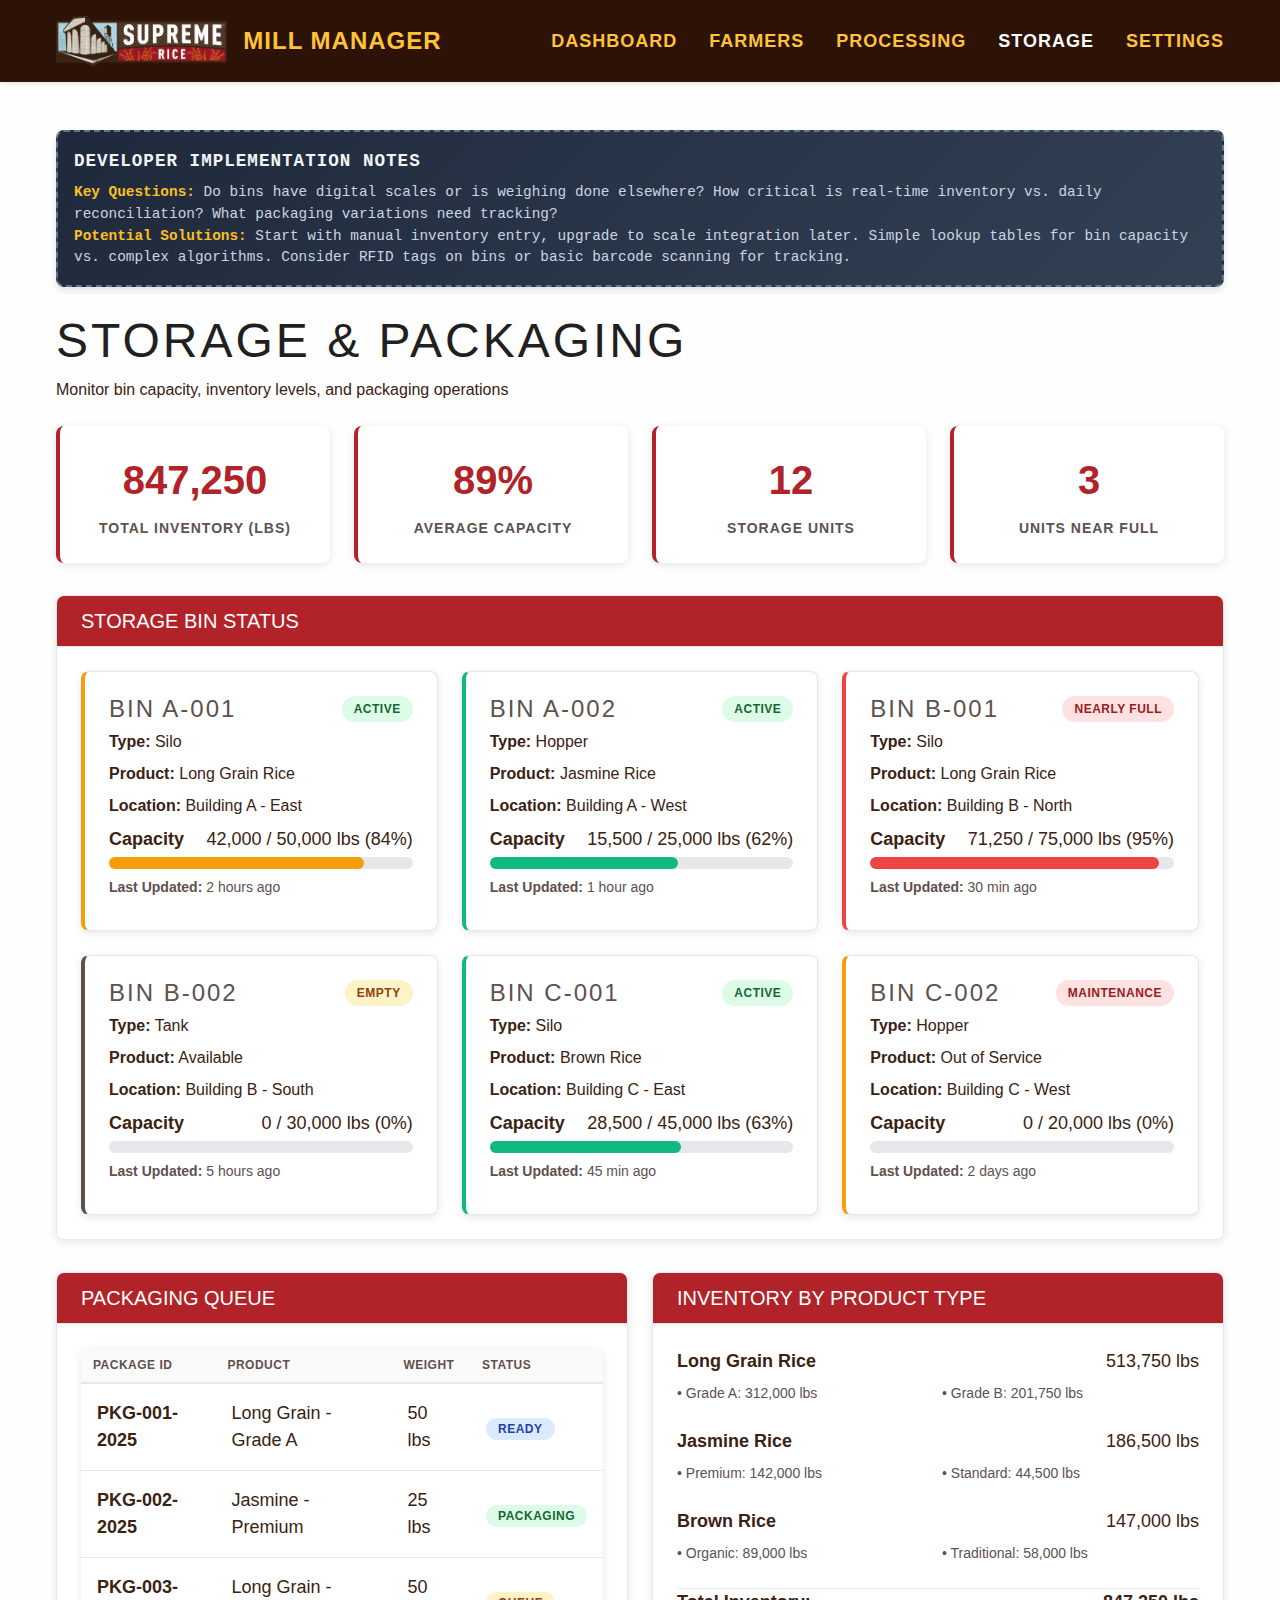
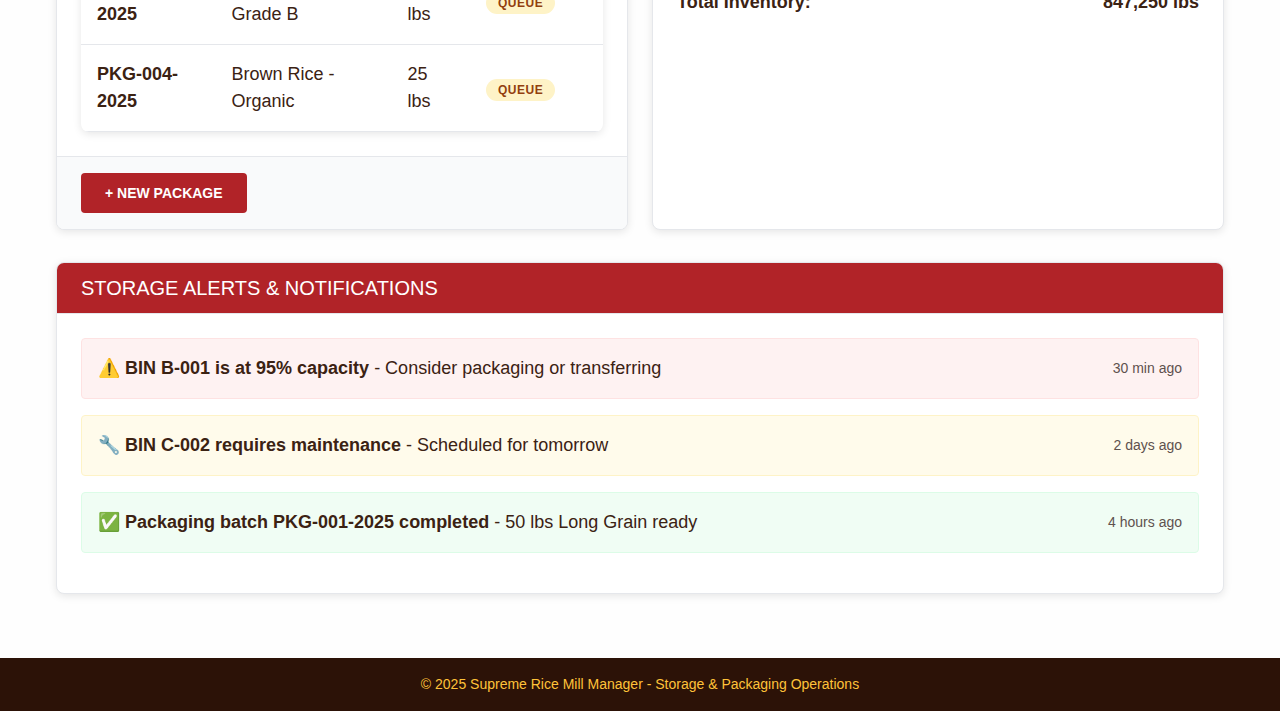
<file: mill-manager-demo/storage.html>
<!DOCTYPE html>
<html lang="en">
<head>
    <meta charset="UTF-8">
    <meta name="viewport" content="width=device-width, initial-scale=1.0">
    <title>Supreme Rice Mill Manager - Storage & Packaging</title>
    <link rel="stylesheet" href="assets/css/styles.css">
    <link rel="icon" href="assets/images/favicon.ico" type="image/x-icon">
</head>
<body>
    <!-- Header with Supreme Rice Branding -->
    <header class="header">
        <div class="container">
            <div class="header-content">
                <div class="logo">
                    <img src="assets/images/Logo.png" alt="Supreme Rice Logo">
                    <div class="logo-text">Mill Manager</div>
                </div>
                <nav>
                    <button class="mobile-menu-toggle" onclick="toggleMobileMenu()">☰</button>
                    <ul class="nav-links" id="navLinks">
                        <li><a href="index.html">Dashboard</a></li>
                        <li><a href="farmers.html">Farmers</a></li>
                        <li><a href="processing.html">Processing</a></li>
                        <li><a href="storage.html" class="active">Storage</a></li>
                        <li><a href="settings.html">Settings</a></li>
                    </ul>
                </nav>
            </div>
        </div>
    </header>

    <!-- Main Content -->
    <main class="main-content">
        <div class="container">
            <!-- DEV NOTES: Storage & Packaging Implementation -->
            <div class="dev-notes">
                <div class="dev-notes-header">Developer Implementation Notes</div>
                <div class="dev-notes-content">
                    <strong>Key Questions:</strong> Do bins have digital scales or is weighing done elsewhere? 
                    How critical is real-time inventory vs. daily reconciliation? What packaging variations need tracking?
                    <br><strong>Potential Solutions:</strong> Start with manual inventory entry, upgrade to scale integration later. 
                    Simple lookup tables for bin capacity vs. complex algorithms. Consider RFID tags on bins or basic barcode scanning for tracking.
                </div>
            </div>

            <!-- Page Header -->
            <div class="mb-4">
                <h1>Storage & Packaging</h1>
                <p>Monitor bin capacity, inventory levels, and packaging operations</p>
                <!-- TODO: Integrate with RFID/IoT sensors for real-time weight monitoring -->
            </div>

            <!-- Storage Overview KPIs -->
            <div class="grid grid-cols-4 mb-5">
                <div class="kpi-card">
                    <div class="kpi-number">847,250</div>
                    <div class="kpi-label">Total Inventory (lbs)</div>
                </div>
                <div class="kpi-card">
                    <div class="kpi-number">89%</div>
                    <div class="kpi-label">Average Capacity</div>
                </div>
                <div class="kpi-card">
                    <div class="kpi-number">12</div>
                    <div class="kpi-label">Storage Units</div>
                </div>
                <div class="kpi-card">
                    <div class="kpi-number">3</div>
                    <div class="kpi-label">Units Near Full</div>
                </div>
            </div>

            <!-- Storage Units Grid -->
            <div class="card mb-5">
                <div class="card-header">
                    <h3>Storage Bin Status</h3>
                </div>
                <div class="card-body">
                    <div class="grid grid-cols-3 gap-4">
                        <!-- Bin A-001 -->
                        <div class="card" style="border-left: 4px solid var(--sr-warning-orange);">
                            <div class="card-body">
                                <div class="flex justify-between align-center mb-2">
                                    <h4 style="margin: 0;">BIN A-001</h4>
                                    <span class="status-badge status-active">Active</span>
                                </div>
                                <p class="mb-2"><strong>Type:</strong> Silo</p>
                                <p class="mb-2"><strong>Product:</strong> Long Grain Rice</p>
                                <p class="mb-2"><strong>Location:</strong> Building A - East</p>
                                
                                <div class="mb-2">
                                    <div class="flex justify-between mb-1">
                                        <span><strong>Capacity</strong></span>
                                        <span>42,000 / 50,000 lbs (84%)</span>
                                    </div>
                                    <div style="background: #e5e7eb; height: 12px; border-radius: 6px;">
                                        <div style="background: var(--sr-warning-orange); height: 100%; width: 84%; border-radius: 6px;"></div>
                                    </div>
                                </div>
                                
                                <p class="mb-2" style="font-size: 0.875rem; color: var(--sr-text-medium);">
                                    <strong>Last Updated:</strong> 2 hours ago
                                </p>
                            </div>
                        </div>

                        <!-- Bin A-002 -->
                        <div class="card" style="border-left: 4px solid var(--sr-success-green);">
                            <div class="card-body">
                                <div class="flex justify-between align-center mb-2">
                                    <h4 style="margin: 0;">BIN A-002</h4>
                                    <span class="status-badge status-active">Active</span>
                                </div>
                                <p class="mb-2"><strong>Type:</strong> Hopper</p>
                                <p class="mb-2"><strong>Product:</strong> Jasmine Rice</p>
                                <p class="mb-2"><strong>Location:</strong> Building A - West</p>
                                
                                <div class="mb-2">
                                    <div class="flex justify-between mb-1">
                                        <span><strong>Capacity</strong></span>
                                        <span>15,500 / 25,000 lbs (62%)</span>
                                    </div>
                                    <div style="background: #e5e7eb; height: 12px; border-radius: 6px;">
                                        <div style="background: var(--sr-success-green); height: 100%; width: 62%; border-radius: 6px;"></div>
                                    </div>
                                </div>
                                
                                <p class="mb-2" style="font-size: 0.875rem; color: var(--sr-text-medium);">
                                    <strong>Last Updated:</strong> 1 hour ago
                                </p>
                            </div>
                        </div>

                        <!-- Bin B-001 -->
                        <div class="card" style="border-left: 4px solid var(--sr-danger-red);">
                            <div class="card-body">
                                <div class="flex justify-between align-center mb-2">
                                    <h4 style="margin: 0;">BIN B-001</h4>
                                    <span class="status-badge status-overdue">Nearly Full</span>
                                </div>
                                <p class="mb-2"><strong>Type:</strong> Silo</p>
                                <p class="mb-2"><strong>Product:</strong> Long Grain Rice</p>
                                <p class="mb-2"><strong>Location:</strong> Building B - North</p>
                                
                                <div class="mb-2">
                                    <div class="flex justify-between mb-1">
                                        <span><strong>Capacity</strong></span>
                                        <span>71,250 / 75,000 lbs (95%)</span>
                                    </div>
                                    <div style="background: #e5e7eb; height: 12px; border-radius: 6px;">
                                        <div style="background: var(--sr-danger-red); height: 100%; width: 95%; border-radius: 6px;"></div>
                                    </div>
                                </div>
                                
                                <p class="mb-2" style="font-size: 0.875rem; color: var(--sr-text-medium);">
                                    <strong>Last Updated:</strong> 30 min ago
                                </p>
                            </div>
                        </div>

                        <!-- Bin B-002 -->
                        <div class="card" style="border-left: 4px solid var(--sr-text-medium);">
                            <div class="card-body">
                                <div class="flex justify-between align-center mb-2">
                                    <h4 style="margin: 0;">BIN B-002</h4>
                                    <span class="status-badge status-pending">Empty</span>
                                </div>
                                <p class="mb-2"><strong>Type:</strong> Tank</p>
                                <p class="mb-2"><strong>Product:</strong> Available</p>
                                <p class="mb-2"><strong>Location:</strong> Building B - South</p>
                                
                                <div class="mb-2">
                                    <div class="flex justify-between mb-1">
                                        <span><strong>Capacity</strong></span>
                                        <span>0 / 30,000 lbs (0%)</span>
                                    </div>
                                    <div style="background: #e5e7eb; height: 12px; border-radius: 6px;">
                                        <div style="background: var(--sr-text-medium); height: 100%; width: 0%; border-radius: 6px;"></div>
                                    </div>
                                </div>
                                
                                <p class="mb-2" style="font-size: 0.875rem; color: var(--sr-text-medium);">
                                    <strong>Last Updated:</strong> 5 hours ago
                                </p>
                            </div>
                        </div>

                        <!-- Bin C-001 -->
                        <div class="card" style="border-left: 4px solid var(--sr-success-green);">
                            <div class="card-body">
                                <div class="flex justify-between align-center mb-2">
                                    <h4 style="margin: 0;">BIN C-001</h4>
                                    <span class="status-badge status-active">Active</span>
                                </div>
                                <p class="mb-2"><strong>Type:</strong> Silo</p>
                                <p class="mb-2"><strong>Product:</strong> Brown Rice</p>
                                <p class="mb-2"><strong>Location:</strong> Building C - East</p>
                                
                                <div class="mb-2">
                                    <div class="flex justify-between mb-1">
                                        <span><strong>Capacity</strong></span>
                                        <span>28,500 / 45,000 lbs (63%)</span>
                                    </div>
                                    <div style="background: #e5e7eb; height: 12px; border-radius: 6px;">
                                        <div style="background: var(--sr-success-green); height: 100%; width: 63%; border-radius: 6px;"></div>
                                    </div>
                                </div>
                                
                                <p class="mb-2" style="font-size: 0.875rem; color: var(--sr-text-medium);">
                                    <strong>Last Updated:</strong> 45 min ago
                                </p>
                            </div>
                        </div>

                        <!-- Bin C-002 -->
                        <div class="card" style="border-left: 4px solid var(--sr-warning-orange);">
                            <div class="card-body">
                                <div class="flex justify-between align-center mb-2">
                                    <h4 style="margin: 0;">BIN C-002</h4>
                                    <span class="status-badge status-overdue">Maintenance</span>
                                </div>
                                <p class="mb-2"><strong>Type:</strong> Hopper</p>
                                <p class="mb-2"><strong>Product:</strong> Out of Service</p>
                                <p class="mb-2"><strong>Location:</strong> Building C - West</p>
                                
                                <div class="mb-2">
                                    <div class="flex justify-between mb-1">
                                        <span><strong>Capacity</strong></span>
                                        <span>0 / 20,000 lbs (0%)</span>
                                    </div>
                                    <div style="background: #e5e7eb; height: 12px; border-radius: 6px;">
                                        <div style="background: var(--sr-text-medium); height: 100%; width: 0%; border-radius: 6px;"></div>
                                    </div>
                                </div>
                                
                                <p class="mb-2" style="font-size: 0.875rem; color: var(--sr-text-medium);">
                                    <strong>Last Updated:</strong> 2 days ago
                                </p>
                            </div>
                        </div>
                    </div>
                </div>
            </div>

            <!-- Packaging Operations -->
            <div class="grid grid-cols-2 gap-4">
                <!-- Packaging Queue -->
                <div class="card">
                    <div class="card-header">
                        <h3>Packaging Queue</h3>
                    </div>
                    <div class="card-body">
                        <!-- TODO: Add barcode generation and tracking integration -->
                        <table class="table">
                            <thead>
                                <tr class="compact-header">
                                    <th>Package ID</th>
                                    <th>Product</th>
                                    <th>Weight</th>
                                    <th>Status</th>
                                </tr>
                            </thead>
                            <tbody>
                                <tr>
                                    <td><strong>PKG-001-2025</strong></td>
                                    <td>Long Grain - Grade A</td>
                                    <td>50 lbs</td>
                                    <td><span class="status-badge status-completed">Ready</span></td>
                                </tr>
                                <tr>
                                    <td><strong>PKG-002-2025</strong></td>
                                    <td>Jasmine - Premium</td>
                                    <td>25 lbs</td>
                                    <td><span class="status-badge status-active">Packaging</span></td>
                                </tr>
                                <tr>
                                    <td><strong>PKG-003-2025</strong></td>
                                    <td>Long Grain - Grade B</td>
                                    <td>50 lbs</td>
                                    <td><span class="status-badge status-pending">Queue</span></td>
                                </tr>
                                <tr>
                                    <td><strong>PKG-004-2025</strong></td>
                                    <td>Brown Rice - Organic</td>
                                    <td>25 lbs</td>
                                    <td><span class="status-badge status-pending">Queue</span></td>
                                </tr>
                            </tbody>
                        </table>
                    </div>
                    <div class="card-footer">
                        <button class="btn btn-primary">+ New Package</button>
                    </div>
                </div>

                <!-- Inventory by Product Type -->
                <div class="card">
                    <div class="card-header">
                        <h3>Inventory by Product Type</h3>
                    </div>
                    <div class="card-body">
                        <div class="mb-4">
                            <div class="flex justify-between mb-2">
                                <span><strong>Long Grain Rice</strong></span>
                                <span>513,750 lbs</span>
                            </div>
                            <div class="grid grid-cols-2 gap-2" style="font-size: 0.875rem; color: var(--sr-text-medium);">
                                <span>• Grade A: 312,000 lbs</span>
                                <span>• Grade B: 201,750 lbs</span>
                            </div>
                        </div>

                        <div class="mb-4">
                            <div class="flex justify-between mb-2">
                                <span><strong>Jasmine Rice</strong></span>
                                <span>186,500 lbs</span>
                            </div>
                            <div class="grid grid-cols-2 gap-2" style="font-size: 0.875rem; color: var(--sr-text-medium);">
                                <span>• Premium: 142,000 lbs</span>
                                <span>• Standard: 44,500 lbs</span>
                            </div>
                        </div>

                        <div class="mb-4">
                            <div class="flex justify-between mb-2">
                                <span><strong>Brown Rice</strong></span>
                                <span>147,000 lbs</span>
                            </div>
                            <div class="grid grid-cols-2 gap-2" style="font-size: 0.875rem; color: var(--sr-text-medium);">
                                <span>• Organic: 89,000 lbs</span>
                                <span>• Traditional: 58,000 lbs</span>
                            </div>
                        </div>

                        <div class="border-top pt-3" style="border-top: 1px solid var(--sr-border-light);">
                            <div class="flex justify-between">
                                <span><strong>Total Inventory:</strong></span>
                                <span><strong>847,250 lbs</strong></span>
                            </div>
                        </div>
                    </div>
                </div>
            </div>

            <!-- Storage Alerts -->
            <div class="mt-5">
                <div class="card">
                    <div class="card-header">
                        <h3>Storage Alerts & Notifications</h3>
                    </div>
                    <div class="card-body">
                        <div class="mb-3 p-3" style="border: 1px solid #fee2e2; border-radius: 4px; background: #fef2f2;">
                            <div class="flex justify-between align-center">
                                <span><strong>⚠️ BIN B-001 is at 95% capacity</strong> - Consider packaging or transferring</span>
                                <span style="font-size: 0.875rem; color: var(--sr-text-medium);">30 min ago</span>
                            </div>
                        </div>

                        <div class="mb-3 p-3" style="border: 1px solid #fef3c7; border-radius: 4px; background: #fffbeb;">
                            <div class="flex justify-between align-center">
                                <span><strong>🔧 BIN C-002 requires maintenance</strong> - Scheduled for tomorrow</span>
                                <span style="font-size: 0.875rem; color: var(--sr-text-medium);">2 days ago</span>
                            </div>
                        </div>

                        <div class="mb-3 p-3" style="border: 1px solid #dcfce7; border-radius: 4px; background: #f0fdf4;">
                            <div class="flex justify-between align-center">
                                <span><strong>✅ Packaging batch PKG-001-2025 completed</strong> - 50 lbs Long Grain ready</span>
                                <span style="font-size: 0.875rem; color: var(--sr-text-medium);">4 hours ago</span>
                            </div>
                        </div>
                    </div>
                </div>
            </div>
        </div>
    </main>

    <!-- Footer -->
    <footer class="footer">
        <div class="container">
            <p>&copy; 2025 Supreme Rice Mill Manager - Storage & Packaging Operations</p>
        </div>
    </footer>
    
    <script>
        function toggleMobileMenu() {
            const navLinks = document.getElementById('navLinks');
            navLinks.classList.toggle('active');
        }
        
        // Close mobile menu when clicking on a link
        document.addEventListener('DOMContentLoaded', function() {
            const navLinks = document.querySelectorAll('.nav-links a');
            navLinks.forEach(link => {
                link.addEventListener('click', function() {
                    document.getElementById('navLinks').classList.remove('active');
                });
            });
        });
    </script>
</body>
</html>
</file>
<file: mill-manager-demo/assets/css/styles.css>
/* Supreme Rice Mill Manager - Static Mockup Styles */
/* Inspired by Supreme Rice branding and colors */

/* CSS Custom Properties (Variables) for Supreme Rice Brand Colors */
:root {
    --sr-primary-red: #b12328;
    --sr-primary-gold: #ffc239;
    --sr-dark-brown: #2c1207;
    --sr-text-brown: #3b2213;
    --sr-text-dark: #231f20;
    --sr-text-medium: #5e514e;
    --sr-background-light: #fefefe;
    --sr-border-light: #e5e7eb;
    --sr-success-green: #10b981;
    --sr-warning-orange: #f59e0b;
    --sr-danger-red: #ef4444;
}

/* Import Google Fonts matching Supreme Rice style */
@import url('https://fonts.googleapis.com/css2?family=Oswald:wght@300;400;600;700&family=Open+Sans:wght@400;600;700;800&display=swap');

/* Global Styles */
* {
    margin: 0;
    padding: 0;
    box-sizing: border-box;
}

body {
    font-family: 'Oswald', sans-serif;
    font-size: 18px;
    line-height: 1.5;
    color: var(--sr-text-brown);
    background-color: var(--sr-background-light);
}

/* Typography */
h1, h2, h3, h4, h5, h6 {
    font-family: 'Oswald', sans-serif;
    line-height: 0.9;
    margin-bottom: 1rem;
}

h1 {
    color: var(--sr-text-dark);
    font-size: 3rem;
    font-weight: 400;
    letter-spacing: 3px;
    text-transform: uppercase;
}

h2 {
    color: var(--sr-primary-red);
    font-size: 2.5rem;
    font-weight: 600;
}

h3 {
    color: var(--sr-primary-red);
    font-size: 2rem;
    font-weight: 400;
    text-transform: uppercase;
}

h4 {
    color: var(--sr-text-medium);
    font-size: 1.5rem;
    font-weight: 400;
    letter-spacing: 2px;
    text-transform: uppercase;
}

p {
    font-family: 'Open Sans', sans-serif;
    font-size: 1rem;
    color: var(--sr-text-brown);
    margin-bottom: 1rem;
}

/* Layout Components */
.container {
    max-width: 1200px;
    margin: 0 auto;
    padding: 0 1rem;
}

.grid {
    display: grid;
    gap: 1.5rem;
}

.grid-cols-1 { grid-template-columns: repeat(1, 1fr); }
.grid-cols-2 { grid-template-columns: repeat(2, 1fr); }
.grid-cols-3 { grid-template-columns: repeat(3, 1fr); }
.grid-cols-4 { grid-template-columns: repeat(4, 1fr); }

.flex {
    display: flex;
}

.flex-wrap { flex-wrap: wrap; }
.justify-between { justify-content: space-between; }
.justify-center { justify-content: center; }
.align-center { align-items: center; }
.align-start { align-items: flex-start; }

/* Header */
.header {
    background-color: var(--sr-dark-brown);
    color: var(--sr-primary-gold);
    padding: 1rem 0;
    box-shadow: 0 2px 4px rgba(0, 0, 0, 0.1);
}

.header-content {
    display: flex;
    justify-content: space-between;
    align-items: center;
    position: relative;
}

.logo {
    display: flex;
    align-items: center;
    gap: 1rem;
}

.logo img {
    height: 50px;
}

.logo-text {
    color: var(--sr-primary-gold);
    font-size: 1.5rem;
    font-weight: 600;
    text-transform: uppercase;
    letter-spacing: 1px;
}

/* Mobile menu toggle */
.mobile-menu-toggle {
    display: none;
    background: none;
    border: none;
    color: var(--sr-primary-gold);
    font-size: 1.5rem;
    cursor: pointer;
    padding: 0.5rem;
}

.nav-links {
    display: flex;
    gap: 2rem;
    list-style: none;
}

.nav-links a {
    color: var(--sr-primary-gold);
    text-decoration: none;
    font-weight: 600;
    text-transform: uppercase;
    letter-spacing: 1px;
    transition: color 0.3s ease;
}

.nav-links a:hover,
.nav-links a.active {
    color: white;
}

/* Main Content */
.main-content {
    padding: 2rem 0;
    min-height: calc(100vh - 140px);
}

/* Cards */
.card {
    background: white;
    border-radius: 8px;
    box-shadow: 0 2px 8px rgba(0, 0, 0, 0.1);
    border: 1px solid var(--sr-border-light);
    overflow: hidden;
    display: flex;
    flex-direction: column;
}

.card-header {
    background-color: var(--sr-primary-red);
    color: white;
    padding: 1rem 1.5rem;
    border-bottom: 1px solid var(--sr-border-light);
    flex-shrink: 0;
}

.card-header h3 {
    color: white;
    margin: 0;
    font-size: 1.25rem;
}

.card-body {
    padding: 1.5rem;
    flex: 1;
}

.card-footer {
    background-color: #f9fafb;
    padding: 1rem 1.5rem;
    border-top: 1px solid var(--sr-border-light);
    flex-shrink: 0;
}

/* KPI Cards */
.kpi-card {
    background: white;
    border-radius: 8px;
    padding: 1.5rem;
    text-align: center;
    box-shadow: 0 2px 8px rgba(0, 0, 0, 0.1);
    border-left: 4px solid var(--sr-primary-red);
}

.kpi-number {
    font-size: 2.5rem;
    font-weight: 700;
    color: var(--sr-primary-red);
    margin-bottom: 0.5rem;
}

.kpi-label {
    font-size: 0.875rem;
    text-transform: uppercase;
    letter-spacing: 1px;
    color: var(--sr-text-medium);
    font-weight: 600;
}

/* Buttons */
.btn {
    padding: 0.75rem 1.5rem;
    text-transform: uppercase;
    background: var(--sr-dark-brown);
    border: none;
    font-family: 'Open Sans', sans-serif;
    font-weight: bold;
    font-size: 0.875rem;
    color: var(--sr-primary-gold);
    cursor: pointer;
    border-radius: 4px;
    text-decoration: none;
    display: inline-block;
    transition: all 0.3s ease;
}

.btn:hover {
    background: var(--sr-primary-gold);
    color: var(--sr-text-dark);
}

.btn-primary {
    background: var(--sr-primary-red);
    color: white;
}

.btn-primary:hover {
    background: #8b1a1f;
}

.btn-secondary {
    background: var(--sr-border-light);
    color: var(--sr-text-dark);
    border: 1px solid var(--sr-text-medium);
}

.btn-secondary:hover {
    background: #d1d5db;
    border-color: var(--sr-text-dark);
}

.btn-success {
    background: var(--sr-success-green);
    color: white;
}

.btn-warning {
    background: var(--sr-warning-orange);
    color: white;
}

.btn-danger {
    background: var(--sr-danger-red);
    color: white;
}

/* Tables */
.table {
    width: 100%;
    border-collapse: collapse;
    background: white;
    border-radius: 8px;
    overflow: hidden;
    box-shadow: 0 2px 8px rgba(0, 0, 0, 0.1);
}

.table th {
    background: var(--sr-primary-red);
    color: white;
    padding: 1rem;
    text-align: left;
    font-weight: 600;
    text-transform: uppercase;
    letter-spacing: 0.5px;
}

.table td {
    padding: 1rem;
    border-bottom: 1px solid var(--sr-border-light);
}

.table tr:hover {
    background-color: #f9fafb;
}

/* Status Badges */
.status-badge {
    padding: 0.25rem 0.75rem;
    border-radius: 1rem;
    font-size: 0.75rem;
    font-weight: 600;
    text-transform: uppercase;
    letter-spacing: 0.5px;
}

.status-active {
    background: #dcfce7;
    color: #166534;
}

.status-pending {
    background: #fef3c7;
    color: #92400e;
}

.status-overdue {
    background: #fee2e2;
    color: #991b1b;
}

.status-completed {
    background: #dbeafe;
    color: #1e40af;
}

/* Processing Timeline */
.processing-timeline {
    display: flex;
    gap: 2rem;
    margin: 2rem 0;
    overflow-x: auto;
    padding-bottom: 1rem;
}

.timeline-step {
    min-width: 200px;
    text-align: center;
    position: relative;
}

.timeline-step:not(:last-child)::after {
    content: '→';
    position: absolute;
    right: -1.5rem;
    top: 50%;
    transform: translateY(-50%);
    font-size: 1.5rem;
    color: var(--sr-text-medium);
}

.timeline-icon {
    width: 80px;
    height: 80px;
    border-radius: 50%;
    margin: 0 auto 1rem;
    display: flex;
    align-items: center;
    justify-content: center;
    font-size: 2rem;
    color: white;
    background: var(--sr-text-medium);
}

.timeline-step.active .timeline-icon {
    background: var(--sr-primary-red);
}

.timeline-step.completed .timeline-icon {
    background: var(--sr-success-green);
}

/* Forms */
.form-group {
    margin-bottom: 1.5rem;
}

.form-label {
    display: block;
    margin-bottom: 0.5rem;
    font-weight: 600;
    color: var(--sr-text-dark);
    font-family: 'Open Sans', sans-serif;
}

.form-input {
    width: 100%;
    padding: 0.75rem;
    border: 1px solid var(--sr-border-light);
    border-radius: 4px;
    font-size: 1rem;
    font-family: 'Open Sans', sans-serif;
}

.form-input:focus {
    outline: none;
    border-color: var(--sr-primary-red);
    box-shadow: 0 0 0 3px rgba(177, 35, 40, 0.1);
}

/* Utility Classes */
.text-center { text-align: center; }
.text-right { text-align: right; }
.text-left { text-align: left; }

.mb-1 { margin-bottom: 0.25rem; }
.mb-2 { margin-bottom: 0.5rem; }
.mb-3 { margin-bottom: 1rem; }
.mb-4 { margin-bottom: 1.5rem; }
.mb-5 { margin-bottom: 2rem; }

.mt-1 { margin-top: 0.25rem; }
.mt-2 { margin-top: 0.5rem; }
.mt-3 { margin-top: 1rem; }
.mt-4 { margin-top: 1.5rem; }
.mt-5 { margin-top: 2rem; }

.p-1 { padding: 0.25rem; }
.p-2 { padding: 0.5rem; }
.p-3 { padding: 1rem; }
.p-4 { padding: 1.5rem; }
.p-5 { padding: 2rem; }

/* Responsive Design */
@media (max-width: 768px) {
    .grid-cols-2,
    .grid-cols-3,
    .grid-cols-4 {
        grid-template-columns: 1fr;
    }
    
    .header-content {
        flex-direction: column;
        gap: 1rem;
    }
    
    .nav-links {
        gap: 1rem;
    }
    
    .processing-timeline {
        flex-direction: column;
        align-items: center;
    }
    
    .timeline-step:not(:last-child)::after {
        content: '↓';
        right: auto;
        top: auto;
        bottom: -1.5rem;
        left: 50%;
        transform: translateX(-50%);
    }
    
    h1 {
        font-size: 2rem;
    }
    
    h2 {
        font-size: 2rem;
    }
    
    .container {
        padding: 0 0.5rem;
    }
}

/* Footer */
.footer {
    background-color: var(--sr-dark-brown);
    color: var(--sr-primary-gold);
    text-align: center;
    padding: 1rem 0;
    margin-top: 2rem;
}

.footer p {
    color: var(--sr-primary-gold);
    margin: 0;
    font-size: 0.875rem;
}

/* Enhanced User Management Styles */
.user-management-panel {
    grid-column: 1 / -1; /* Span all columns */
}

.external-integrations-panel {
    grid-column: 1 / -1; /* Span all columns */
}

.system-information-panel {
    grid-column: 1 / -1; /* Span all columns */
}

.integration-grid {
    display: grid;
    grid-template-columns: repeat(2, 1fr);
    gap: 2rem;
}

.integration-section {
    padding: 1rem;
    border: 1px solid var(--sr-border-light);
    border-radius: 0.5rem;
    background-color: #fafafa;
}

.integration-section h4 {
    color: var(--sr-text-dark);
    font-size: 1rem;
    font-weight: 600;
    margin-bottom: 1rem;
}

.compact-header th {
    padding: 0.5rem 0.75rem;
    font-size: 0.75rem;
    font-weight: 600;
    text-transform: uppercase;
    letter-spacing: 0.5px;
    color: var(--sr-text-medium);
    border-bottom: 2px solid var(--sr-border-light);
    background-color: #fafafa;
}

.user-col { width: 25%; }
.role-col { width: 20%; }
.activity-col { width: 20%; }
.status-col { width: 15%; }
.actions-col { width: 20%; }

.user-info {
    display: flex;
    align-items: center;
    gap: 0.75rem;
}

.user-avatar {
    width: 40px;
    height: 40px;
    border-radius: 50%;
    background: linear-gradient(135deg, var(--sr-primary-red), var(--sr-primary-gold));
    color: white;
    display: flex;
    align-items: center;
    justify-content: center;
    font-weight: 600;
    font-size: 0.875rem;
    flex-shrink: 0;
}

.user-name {
    font-weight: 600;
    color: var(--sr-text-dark);
    font-size: 0.875rem;
}

.user-email {
    color: var(--sr-text-medium);
    font-size: 0.75rem;
    margin-top: 0.125rem;
}

.role-badge {
    display: inline-block;
    padding: 0.25rem 0.5rem;
    border-radius: 0.25rem;
    font-size: 0.75rem;
    font-weight: 600;
    text-transform: uppercase;
    letter-spacing: 0.5px;
}

.role-admin {
    background-color: #fee2e2;
    color: #dc2626;
}

.role-operator {
    background-color: #dbeafe;
    color: #2563eb;
}

.role-manager {
    background-color: #f3e8ff;
    color: #7c3aed;
}

.role-quality {
    background-color: #ecfdf5;
    color: #059669;
}

.role-staff {
    background-color: #fef3c7;
    color: #d97706;
}

.permissions-preview {
    color: var(--sr-text-medium);
    font-size: 0.75rem;
    margin-top: 0.125rem;
}

.activity-info div:first-child {
    font-size: 0.75rem;
    color: var(--sr-text-dark);
}

.activity-info .text-muted {
    font-size: 0.625rem;
    color: var(--sr-text-medium);
    margin-top: 0.125rem;
}

.action-buttons {
    display: flex;
    gap: 0.25rem;
}

.btn-icon {
    background: none;
    border: 1px solid var(--sr-border-light);
    border-radius: 0.25rem;
    padding: 0.375rem;
    cursor: pointer;
    font-size: 0.75rem;
    transition: all 0.2s ease;
    display: flex;
    align-items: center;
    justify-content: center;
    width: 28px;
    height: 28px;
}

.btn-icon:hover {
    background-color: var(--sr-border-light);
    border-color: var(--sr-text-medium);
}

.user-stats {
    display: flex;
    gap: 2rem;
    margin-top: 1.5rem;
    padding-top: 1.5rem;
    border-top: 1px solid var(--sr-border-light);
}

.stat-item {
    text-align: center;
}

.stat-value {
    font-size: 1.5rem;
    font-weight: 700;
    color: var(--sr-primary-red);
    font-family: 'Oswald', sans-serif;
}

.stat-label {
    font-size: 0.75rem;
    color: var(--sr-text-medium);
    text-transform: uppercase;
    letter-spacing: 0.5px;
    margin-top: 0.25rem;
}

.table-responsive {
    overflow-x: auto;
    margin-bottom: 1rem;
}

.text-muted {
    color: var(--sr-text-medium) !important;
    font-size: 0.875rem;
}

/* Enhanced card header */
.card-header p {
    margin: 0.5rem 0 0 0;
    font-size: 0.875rem;
    color: var(--sr-text-medium);
}

/* Enhanced flex utilities */
.flex {
    display: flex;
}

.items-center {
    align-items: center;
}

.justify-between {
    justify-content: space-between;
}

.gap-2 {
    gap: 0.5rem;
}

.gap-3 {
    gap: 0.75rem;
}

.mt-4 {
    margin-top: 1rem;
}

/* Developer Notes Styling - NOT part of the production mockup */
.dev-notes {
    background: linear-gradient(135deg, #1e293b, #334155);
    border: 2px dashed #64748b;
    border-radius: 8px;
    margin: 1rem auto 2rem auto;
    padding: 1rem;
    box-shadow: 0 4px 6px rgba(0, 0, 0, 0.1);
    font-family: 'Courier New', monospace;
    max-width: 1200px;
}

.dev-notes-header {
    color: #f1f5f9;
    font-weight: bold;
    font-size: 1.1rem;
    margin-bottom: 0.5rem;
    text-transform: uppercase;
    letter-spacing: 1px;
}

.dev-notes-content {
    color: #cbd5e1;
    font-size: 0.9rem;
    line-height: 1.5;
}

.dev-notes-content strong {
    color: #fbbf24;
    font-weight: bold;
}

/* Mobile Responsive Styles */
@media (max-width: 768px) {
    /* Mobile header */
    .mobile-menu-toggle {
        display: block;
    }
    
    .nav-links {
        display: none;
        position: absolute;
        top: 100%;
        left: 0;
        right: 0;
        background-color: var(--sr-dark-brown);
        flex-direction: column;
        gap: 0;
        padding: 1rem;
        box-shadow: 0 4px 8px rgba(0, 0, 0, 0.2);
        z-index: 1000;
    }
    
    .nav-links.active {
        display: flex;
    }
    
    .nav-links li {
        padding: 0.75rem 0;
        border-bottom: 1px solid rgba(255, 194, 57, 0.2);
    }
    
    .nav-links li:last-child {
        border-bottom: none;
    }
    
    /* Mobile logo and text sizing */
    .logo img {
        height: 40px;
    }
    
    .logo-text {
        font-size: 1.25rem;
    }
    
    /* Mobile typography */
    h1 {
        font-size: 2rem;
        letter-spacing: 2px;
    }
    
    h2 {
        font-size: 1.5rem;
    }
    
    h3 {
        font-size: 1.25rem;
    }
    
    /* Mobile layout adjustments */
    .container {
        padding: 0 1rem;
    }
    
    .main-content {
        padding: 1rem 0;
    }
    
    /* Mobile grid layouts */
    .grid {
        gap: 1rem;
    }
    
    .grid-cols-4 {
        grid-template-columns: 1fr 1fr;
    }
    
    .grid-cols-2 {
        grid-template-columns: 1fr;
    }
    
    /* Mobile KPI cards */
    .kpi-card {
        padding: 1rem;
    }
    
    .kpi-number {
        font-size: 2rem;
    }
    
    .kpi-label {
        font-size: 0.75rem;
    }
    
    /* Mobile card adjustments */
    .card-body {
        padding: 1rem;
    }
    
    .card-header {
        padding: 0.75rem 1rem;
    }
    
    .card-footer {
        padding: 0.75rem 1rem;
    }
    
    /* Mobile table responsiveness */
    .table-container {
        overflow-x: auto;
        -webkit-overflow-scrolling: touch;
        margin: -1rem;
        padding: 1rem;
        position: relative;
    }
    
    .table-container::after {
        content: '';
        position: absolute;
        top: 0;
        right: 0;
        width: 20px;
        height: 100%;
        background: linear-gradient(to left, rgba(255,255,255,0.8), transparent);
        pointer-events: none;
        opacity: 0.7;
    }
    
    .table {
        font-size: 0.875rem;
        min-width: 600px; /* Ensure table doesn't get too compressed */
        white-space: nowrap;
    }
    
    .table th,
    .table td {
        padding: 0.5rem;
        min-width: 120px; /* Prevent columns from getting too narrow */
    }
    
    .table th:first-child,
    .table td:first-child {
        min-width: 150px; /* Give more space to first column (usually names) */
    }
    
    /* Mobile form adjustments */
    .form-group {
        margin-bottom: 1rem;
    }
    
    .form-control {
        font-size: 16px; /* Prevents zoom on iOS */
    }
    
    /* Mobile button adjustments */
    .btn {
        padding: 0.625rem 1.25rem;
        font-size: 0.8rem;
    }
    
    /* Mobile dev notes */
    .dev-notes {
        margin: 0.75rem auto 1.5rem auto;
        padding: 0.75rem;
    }
    
    .dev-notes-header {
        font-size: 1rem;
    }
    
    .dev-notes-content {
        font-size: 0.8rem;
    }
    
    /* Mobile status badges */
    .status-badge {
        font-size: 0.75rem;
        padding: 0.25rem 0.5rem;
    }
    
    /* Mobile utility classes */
    .mb-4 {
        margin-bottom: 1.5rem !important;
    }
    
    .mb-5 {
        margin-bottom: 2rem !important;
    }
    
    /* Mobile flex utilities */
    .flex {
        flex-wrap: wrap;
    }
    
    .justify-between {
        justify-content: space-between;
        align-items: flex-start;
    }
}

/* Extra small mobile devices */
@media (max-width: 480px) {
    .grid-cols-4 {
        grid-template-columns: 1fr;
    }
    
    .kpi-number {
        font-size: 1.75rem;
    }
    
    .logo-text {
        display: none;
    }
    
    h1 {
        font-size: 1.75rem;
        letter-spacing: 1px;
    }
    
    .container {
        padding: 0 0.75rem;
    }
}
</file>
